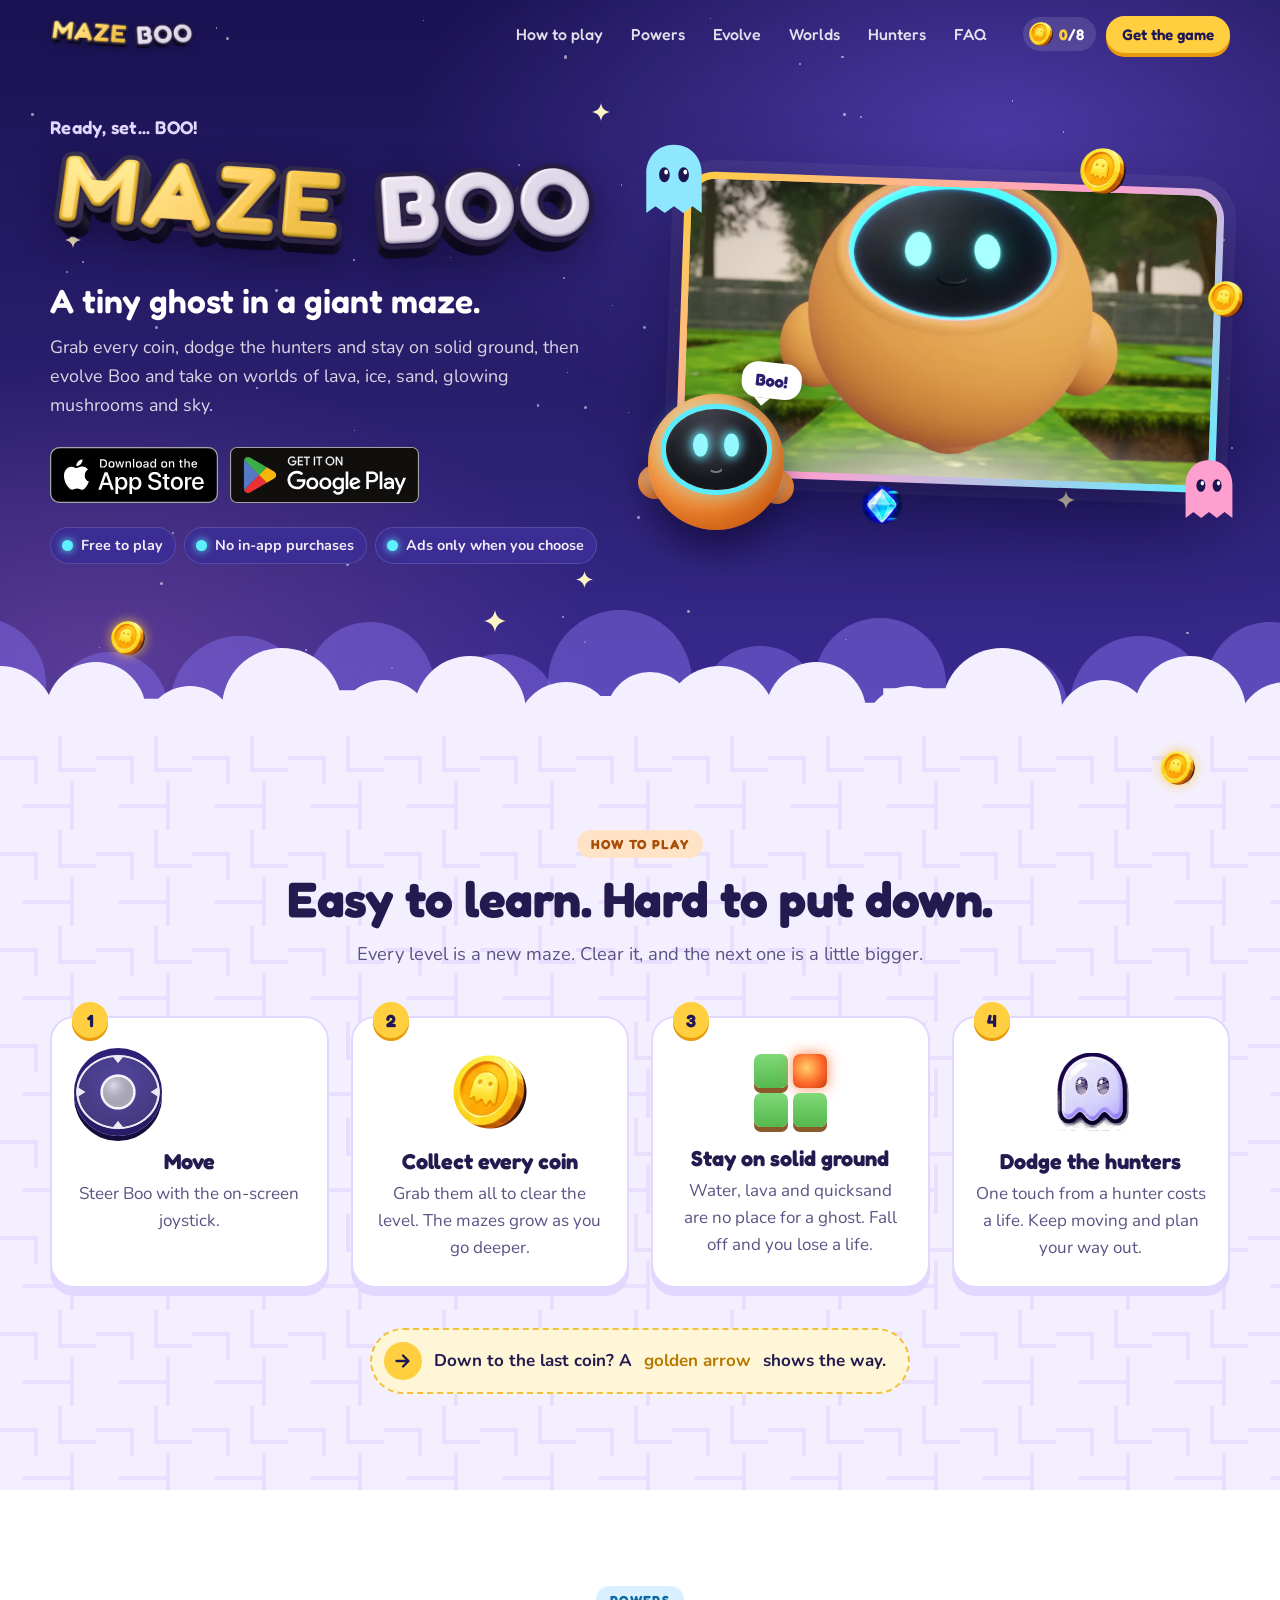
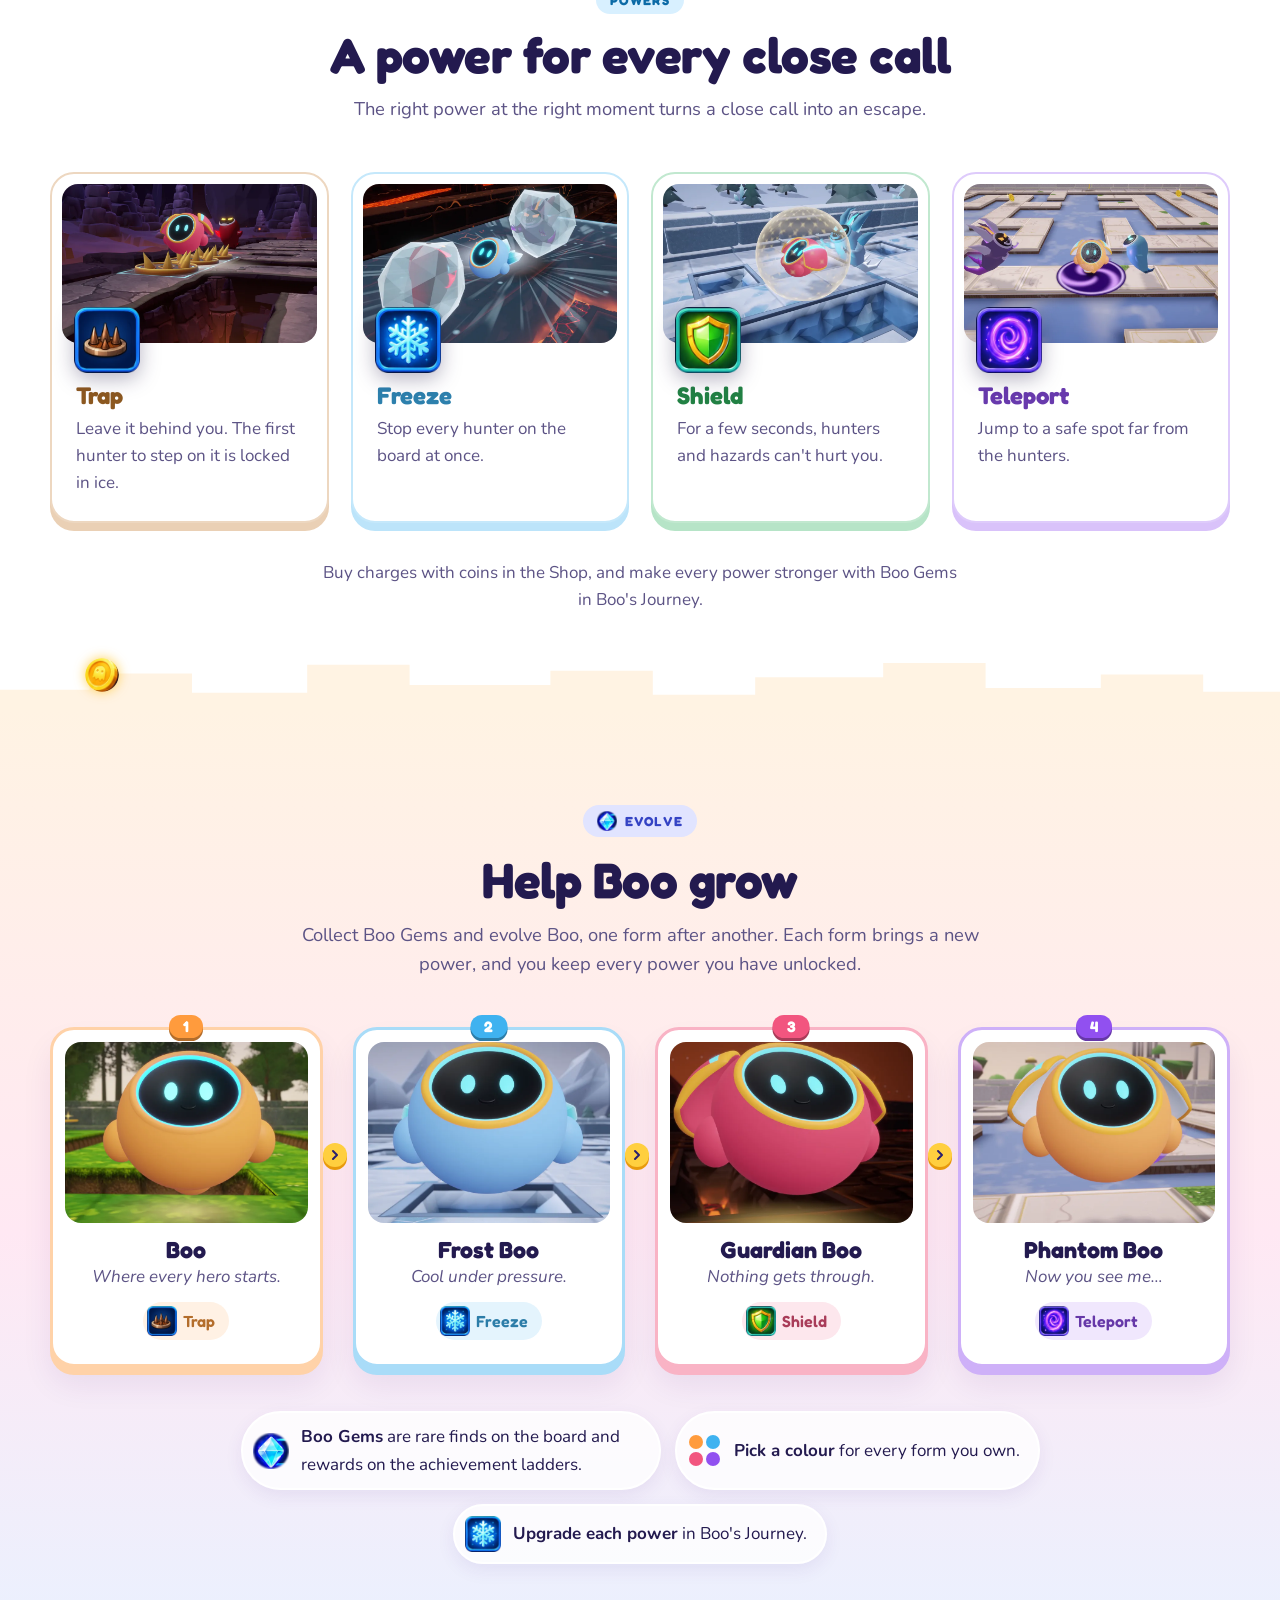
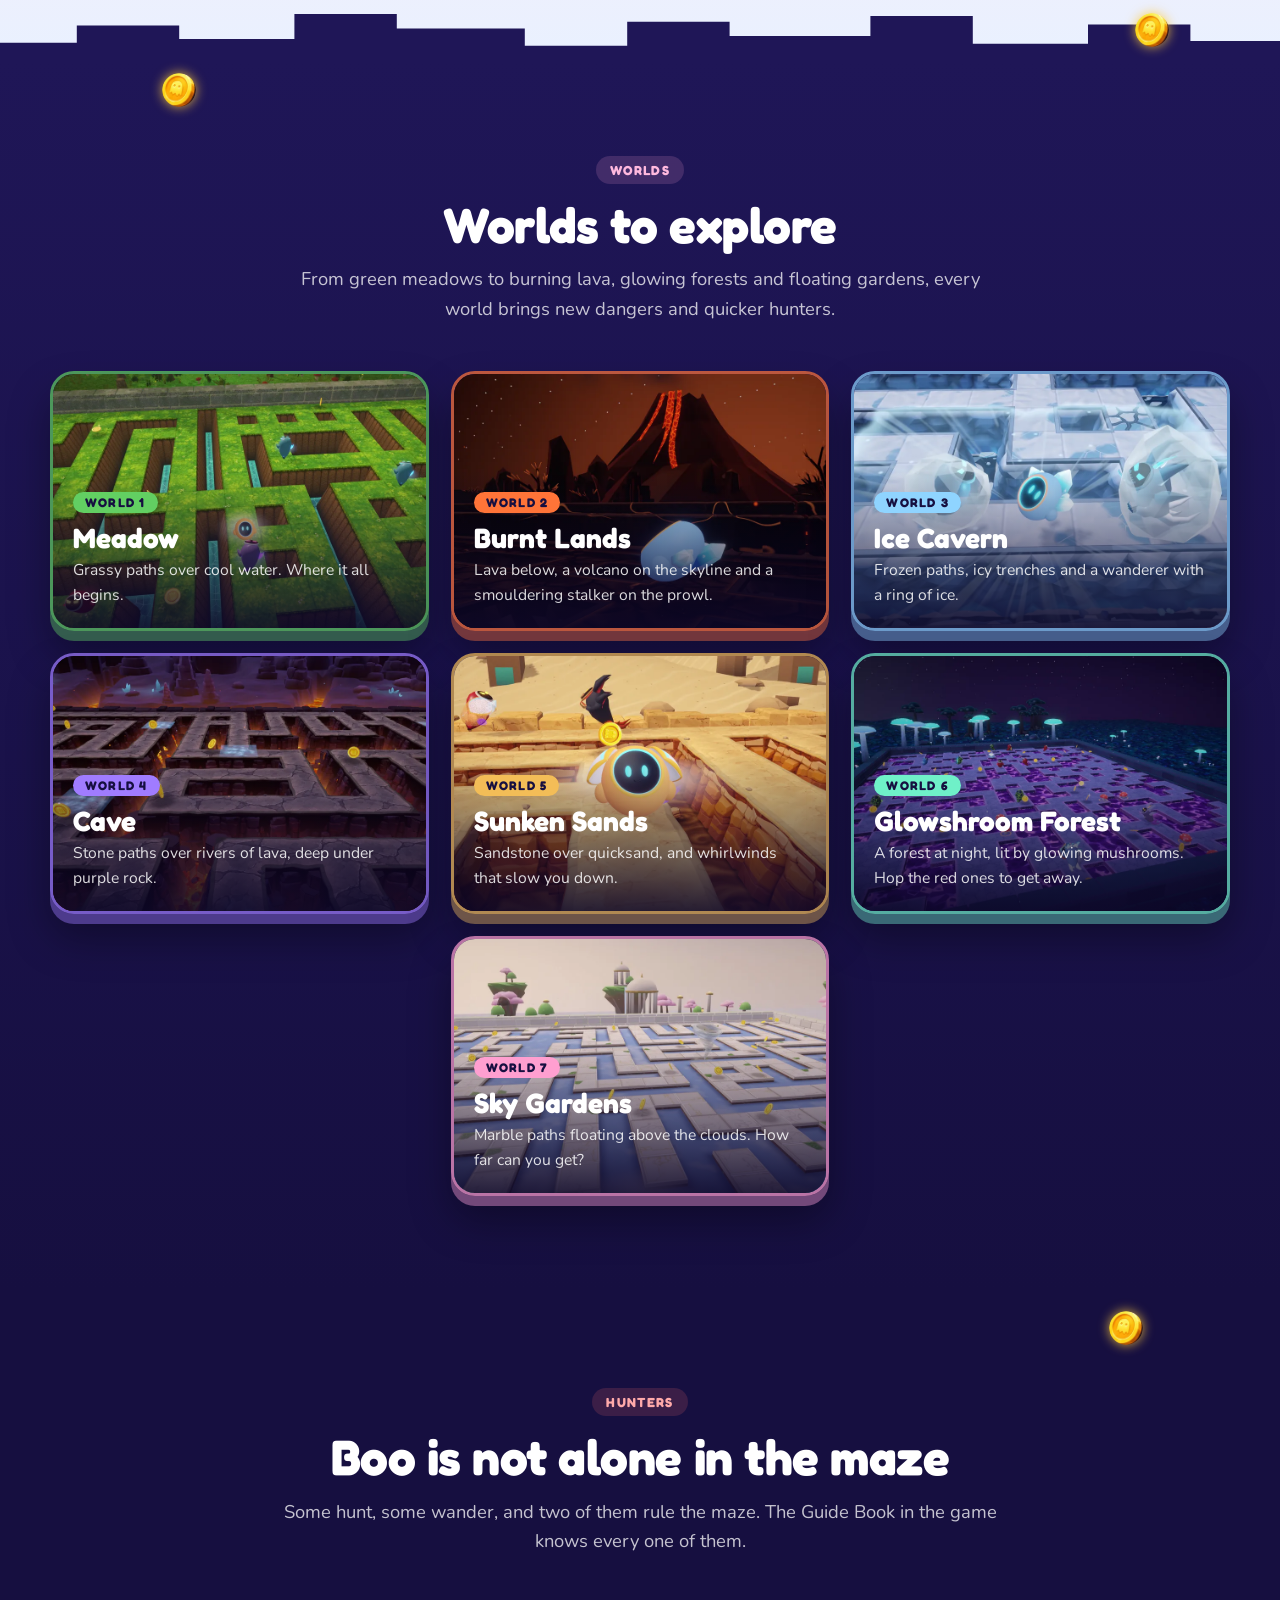
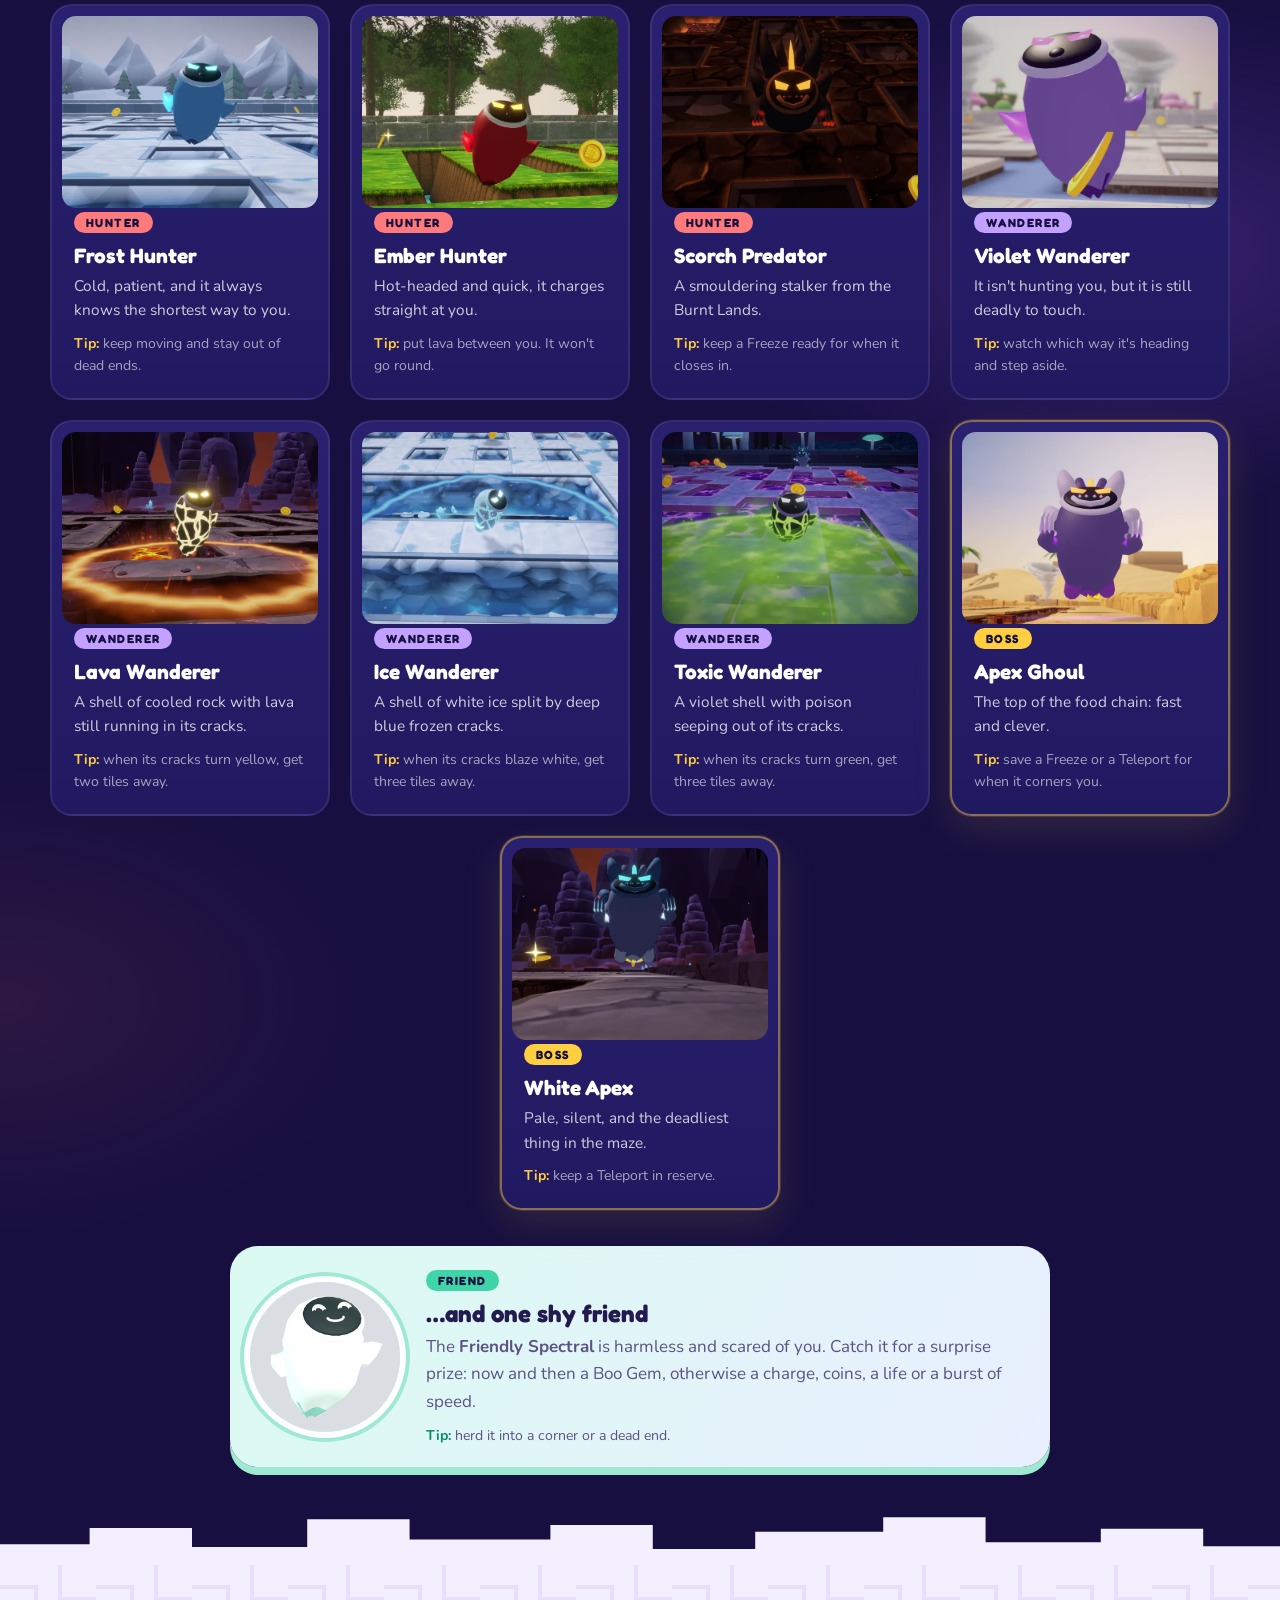
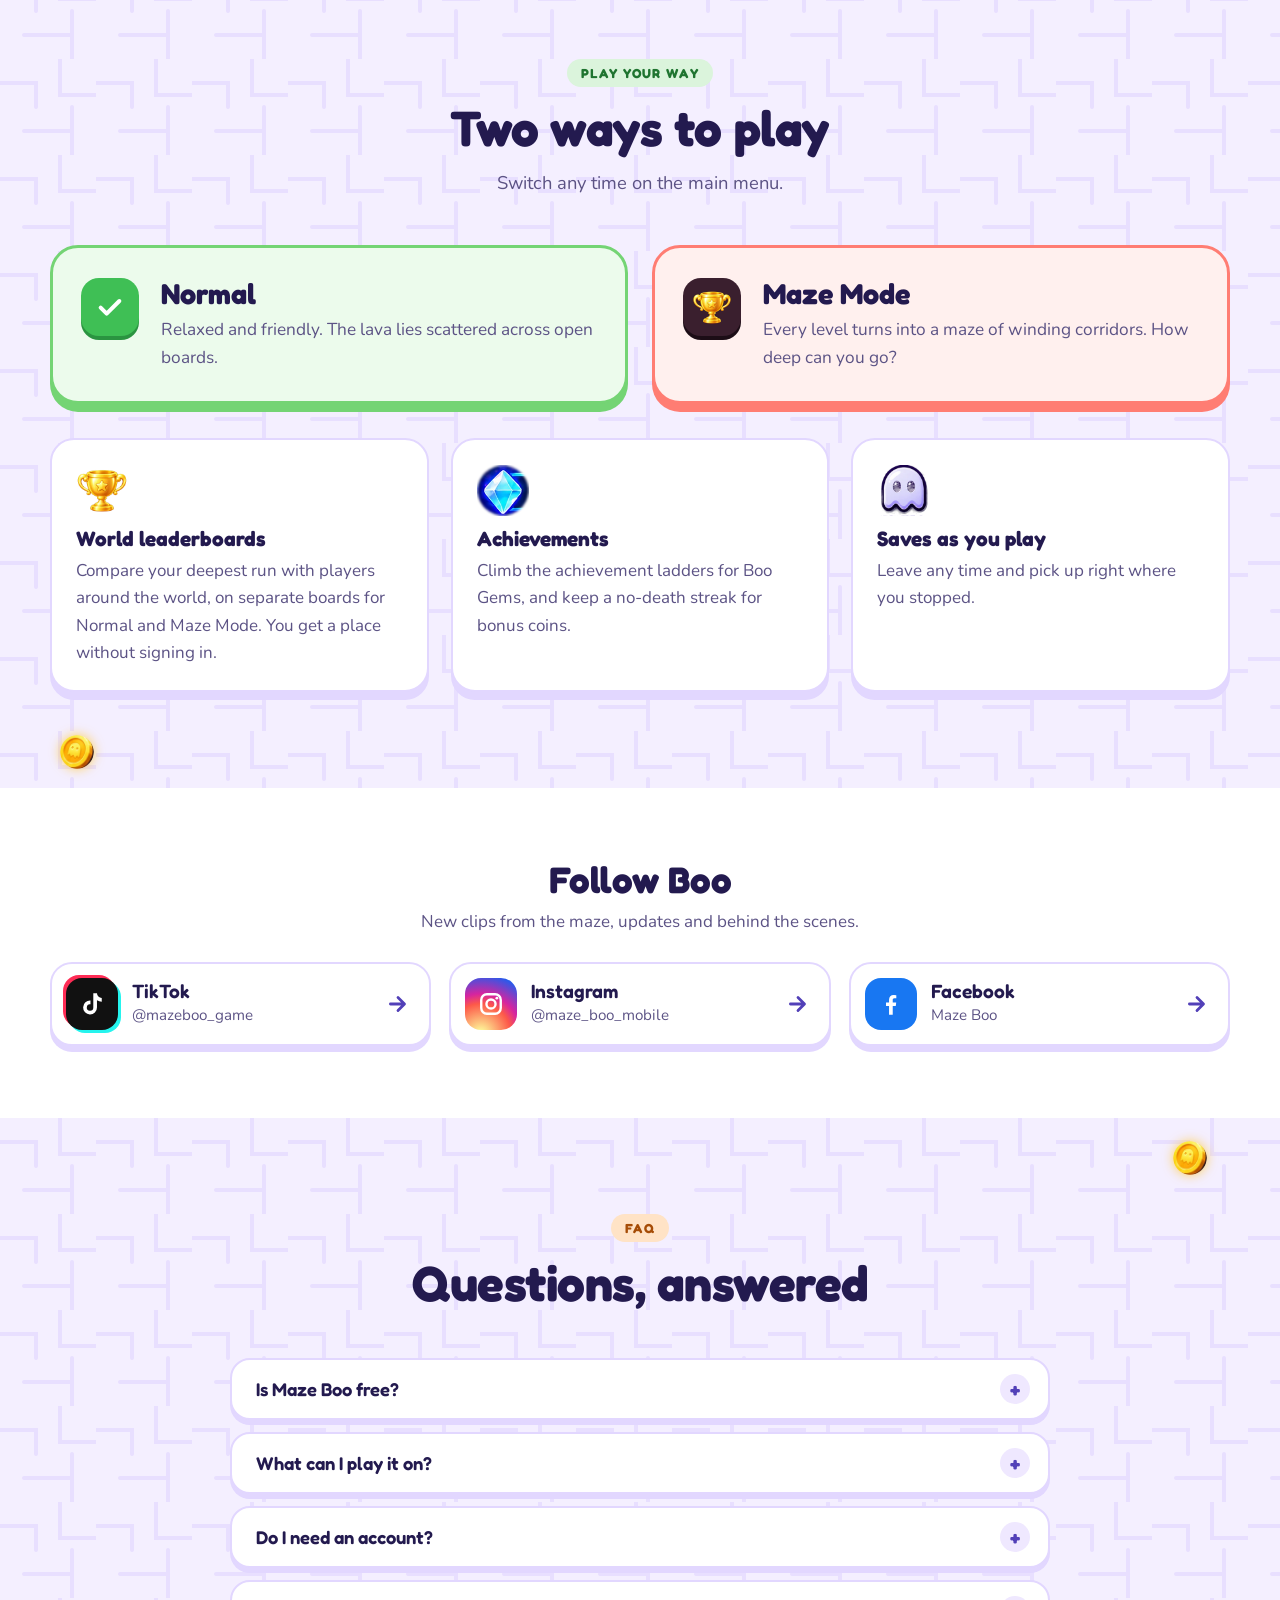
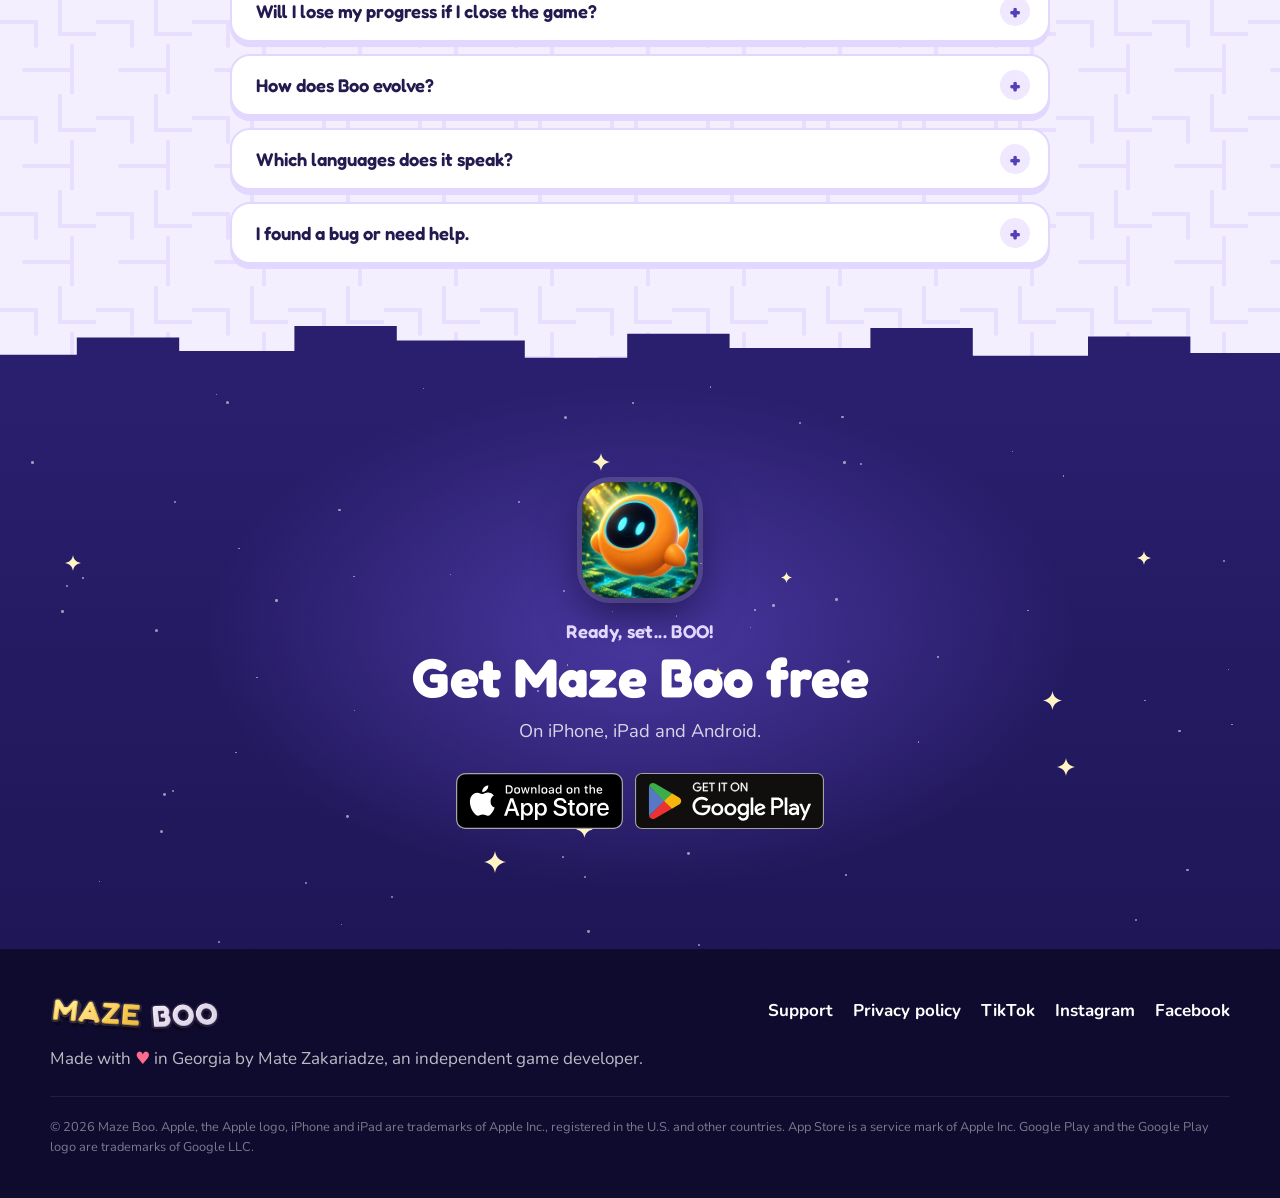
<file: index.html>
<!doctype html>
<html lang="en">
<head>
  <meta charset="utf-8">
  <meta name="viewport" content="width=device-width, initial-scale=1, viewport-fit=cover">
  <title>Maze Boo — a tiny ghost in a giant maze</title>
  <meta name="description" content="Maze Boo is a free, cute top-down maze game for iPhone, iPad and Android. Grab every coin, dodge the hunters, stay on solid ground and evolve Boo through worlds of lava, ice, sand, glowing mushrooms and sky.">
  <link rel="canonical" href="https://matvenko.github.io/">
  <meta name="theme-color" content="#1f1657">
  <meta name="apple-itunes-app" content="app-id=6819451632">

  <meta property="og:type" content="website">
  <meta property="og:site_name" content="Maze Boo">
  <meta property="og:title" content="Maze Boo — a tiny ghost in a giant maze">
  <meta property="og:description" content="Grab every coin, dodge the hunters and evolve Boo. Free on iPhone, iPad and Android.">
  <meta property="og:url" content="https://matvenko.github.io/">
  <meta property="og:image" content="https://matvenko.github.io/assets/img/og.jpg">
  <meta property="og:image:width" content="1200">
  <meta property="og:image:height" content="630">
  <meta property="og:image:alt" content="Maze Boo: Boo, an orange little ghost, on a maze of lava and stone">
  <meta name="twitter:card" content="summary_large_image">

  <link rel="icon" type="image/png" sizes="32x32" href="assets/img/favicon-32.png">
  <link rel="icon" type="image/png" sizes="192x192" href="assets/img/favicon-192.png">
  <link rel="apple-touch-icon" href="assets/img/apple-touch-icon.png">

  <link rel="preconnect" href="https://fonts.googleapis.com">
  <link rel="preconnect" href="https://fonts.gstatic.com" crossorigin>
  <link rel="stylesheet" href="https://fonts.googleapis.com/css2?family=Fredoka:wght@500;600;700&family=Nunito:wght@400;600;700;800&display=swap">
  <link rel="preload" as="image" href="assets/img/logo.webp" type="image/webp">
  <link rel="stylesheet" href="assets/css/site.css">

  <script type="application/ld+json">
  {
    "@context": "https://schema.org",
    "@type": "VideoGame",
    "name": "Maze Boo",
    "url": "https://matvenko.github.io/",
    "image": "https://matvenko.github.io/assets/img/og.jpg",
    "description": "A cute top-down maze game. Guide Boo, a little spirit, across a new maze every level: collect every coin, stay on solid ground and keep away from the hunters.",
    "genre": ["Arcade", "Maze", "Casual"],
    "gamePlatform": ["Android", "iOS", "Web browser"],
    "applicationCategory": "Game",
    "inLanguage": "en",
    "author": { "@type": "Person", "name": "Mate Zakariadze" },
    "offers": { "@type": "Offer", "price": "0", "priceCurrency": "USD" },
    "sameAs": [
      "https://play.google.com/store/apps/details?id=com.mate_zakariadze.mazeboo",
      "https://apps.apple.com/app/id6819451632",
      "https://www.tiktok.com/@mazeboo_game",
      "https://www.instagram.com/maze_boo_mobile/",
      "https://www.facebook.com/profile.php?id=61595113745411"
    ]
  }
  </script>
</head>
<body>
  <a class="skip" href="#main">Skip to content</a>

  <svg width="0" height="0" class="defs" aria-hidden="true" focusable="false">
    <defs>
      <symbol id="sparkle" viewBox="0 0 24 24"><path d="M12 0c.9 6.4 4.6 10.6 12 12-7.4 1.4-11.1 5.6-12 12-.9-6.4-4.6-10.6-12-12C7.4 10.6 11.1 6.4 12 0z"/></symbol>
      <symbol id="ghost" viewBox="0 0 60 70"><path d="M30 2C14.5 2 4 13.6 4 29v37l8.7-6.5 8.6 6.5 8.7-6.5 8.7 6.5 8.6-6.5L56 66V29C56 13.6 45.5 2 30 2z"/><ellipse cx="21" cy="30" rx="5" ry="7" fill="#1d1450"/><ellipse cx="39" cy="30" rx="5" ry="7" fill="#1d1450"/><ellipse cx="22.6" cy="27.5" rx="1.8" ry="2.4" fill="#fff"/><ellipse cx="40.6" cy="27.5" rx="1.8" ry="2.4" fill="#fff"/></symbol>
      <symbol id="arrow" viewBox="0 0 24 24"><path d="M5 12h12m-5-6 6 6-6 6" fill="none" stroke="currentColor" stroke-width="2.6" stroke-linecap="round" stroke-linejoin="round"/></symbol>
      <symbol id="tiktok" viewBox="0 0 24 24"><path d="M16.6 2h-3.4v13.2a3 3 0 1 1-2.6-3V8.8a6.4 6.4 0 1 0 6 6.4V8.6a8 8 0 0 0 4.4 1.3V6.5a4.5 4.5 0 0 1-4.4-4.5z"/></symbol>
      <symbol id="instagram" viewBox="0 0 24 24"><rect x="3" y="3" width="18" height="18" rx="5.2" fill="none" stroke="currentColor" stroke-width="2.2"/><circle cx="12" cy="12" r="4.2" fill="none" stroke="currentColor" stroke-width="2.2"/><circle cx="17.4" cy="6.6" r="1.3"/></symbol>
      <symbol id="facebook" viewBox="0 0 24 24"><path d="M13.6 22v-8.2h2.8l.4-3.3h-3.2V8.4c0-.9.3-1.6 1.6-1.6h1.7V3.9a23 23 0 0 0-2.5-.1c-2.5 0-4.2 1.5-4.2 4.3v2.4H7.4v3.3h2.8V22z"/></symbol>
      <symbol id="check" viewBox="0 0 24 24"><path d="m5 12.5 4.5 4.5L19 7.5" fill="none" stroke="currentColor" stroke-width="3" stroke-linecap="round" stroke-linejoin="round"/></symbol>
    </defs>
  </svg>

  <header class="topbar" data-topbar>
    <div class="wrap topbar-in">
      <a class="brand" href="#top" aria-label="Maze Boo, back to the top">
        <img src="assets/img/logo.webp" alt="" width="1200" height="250">
      </a>
      <nav class="nav" id="nav" aria-label="Sections">
        <a href="#how">How to play</a>
        <a href="#powers">Powers</a>
        <a href="#evolve">Evolve</a>
        <a href="#worlds">Worlds</a>
        <a href="#hunters">Hunters</a>
        <a href="#faq">FAQ</a>
      </nav>
      <div class="topbar-end">
        <button class="coin-count" type="button" data-coin-count aria-label="Coins found on this page" hidden>
          <img src="assets/img/icons/coin.webp" alt="" width="74" height="74">
          <span><b data-coin-found>0</b>/<span data-coin-total>0</span></span>
        </button>
        <a class="btn btn-sun btn-small" href="#download" data-store-smart>Get the game</a>
        <button class="menu-btn" type="button" aria-controls="nav" aria-expanded="false" data-menu>
          <span class="sr">Menu</span><span class="menu-bars" aria-hidden="true"></span>
        </button>
      </div>
    </div>
  </header>

  <main id="main">
    <!-- Hero -->
    <section class="hero" id="top">
      <div class="sky" aria-hidden="true" data-sky></div>
      <div class="wrap hero-grid">
        <div class="hero-copy">
          <p class="kicker">Ready, set... BOO!</p>
          <h1 class="hero-logo"><img src="assets/img/logo.webp" alt="Maze Boo" width="1200" height="250"></h1>
          <p class="tagline">A tiny ghost in a giant maze.</p>
          <p class="lede">Grab every coin, dodge the hunters and stay on solid ground, then evolve Boo and take on worlds of lava, ice, sand, glowing mushrooms and sky.</p>
          <div class="stores" data-stores>
            <a class="badge badge-apple" href="https://apps.apple.com/app/id6819451632" data-store="apple" rel="noopener">
              <img src="assets/img/badges/app-store.svg" alt="Download on the App Store" width="120" height="40">
            </a>
            <a class="badge badge-play" href="https://play.google.com/store/apps/details?id=com.mate_zakariadze.mazeboo" data-store="play" rel="noopener">
              <img src="assets/img/badges/google-play.svg" alt="Get it on Google Play" width="180" height="53">
            </a>
          </div>
          <ul class="facts" aria-label="At a glance">
            <li>Free to play</li>
            <li>No in-app purchases</li>
            <li>Ads only when you choose</li>
          </ul>
        </div>

        <div class="hero-stage">
          <svg class="float ghost ghost-cyan" aria-hidden="true"><use href="#ghost"/></svg>
          <svg class="float ghost ghost-pink" aria-hidden="true"><use href="#ghost"/></svg>
          <img class="float float-coin c1" src="assets/img/icons/coin.webp" alt="" width="74" height="74">
          <img class="float float-coin c2" src="assets/img/icons/coin.webp" alt="" width="74" height="74">
          <img class="float float-gem" src="assets/img/icons/gem.webp" alt="" width="90" height="88">
          <div class="screen">
            <video class="screen-video" autoplay muted loop playsinline preload="metadata" poster="assets/video/hero-poster.webp" aria-label="Maze Boo gameplay: Boo freezes hunters, raises a shield, teleports and runs through the worlds" data-hero-video>
              <source src="assets/video/hero-loop.mp4" type="video/mp4">
            </video>
          </div>
          <button class="boo" type="button" aria-label="Poke Boo" data-boo>
            <span class="boo-arm boo-arm-l"></span>
            <span class="boo-arm boo-arm-r"></span>
            <span class="boo-body">
              <span class="boo-visor">
                <span class="boo-eyes" data-boo-eyes><span class="boo-eye"></span><span class="boo-eye"></span></span>
                <span class="boo-smile"></span>
              </span>
            </span>
            <span class="boo-bubble" data-boo-bubble aria-live="polite">Boo!</span>
          </button>
        </div>
      </div>
      <button class="coin-hidden" type="button" style="--x: 10%; --y: calc(100% - 96px)" aria-label="Collect a hidden coin" data-coin></button>
    </section>

    <!-- How to play -->
    <section class="section section-day" id="how">
      <div class="edge edge-day" aria-hidden="true"></div>
      <div class="wrap">
        <header class="section-head">
          <p class="pill pill-boo">How to play</p>
          <h2>Easy to learn. Hard to put down.</h2>
          <p>Every level is a new maze. Clear it, and the next one is a little bigger.</p>
        </header>
        <ol class="steps">
          <li class="step">
            <span class="step-num">1</span>
            <span class="step-art joystick" aria-hidden="true">
              <img src="assets/img/icons/joystick-base.webp" alt="" width="160" height="160">
              <img class="knob" src="assets/img/icons/joystick-knob.webp" alt="" width="160" height="160">
            </span>
            <h3>Move</h3>
            <p>Steer Boo with the on-screen joystick.</p>
          </li>
          <li class="step">
            <span class="step-num">2</span>
            <span class="step-art" aria-hidden="true"><img class="spin" src="assets/img/icons/coin.webp" alt="" width="74" height="74"></span>
            <h3>Collect every coin</h3>
            <p>Grab them all to clear the level. The mazes grow as you go deeper.</p>
          </li>
          <li class="step">
            <span class="step-num">3</span>
            <span class="step-art tiles" aria-hidden="true"><span></span><span class="lava"></span><span></span><span></span></span>
            <h3>Stay on solid ground</h3>
            <p>Water, lava and quicksand are no place for a ghost. Fall off and you lose a life.</p>
          </li>
          <li class="step">
            <span class="step-num">4</span>
            <span class="step-art" aria-hidden="true"><img class="wobble" src="assets/img/icons/life.webp" alt="" width="160" height="156"></span>
            <h3>Dodge the hunters</h3>
            <p>One touch from a hunter costs a life. Keep moving and plan your way out.</p>
          </li>
        </ol>
        <p class="hint">
          <span class="hint-arrow" aria-hidden="true"><svg><use href="#arrow"/></svg></span>
          Down to the last coin? A <b>golden arrow</b> shows the way.
        </p>
      </div>
      <button class="coin-hidden" type="button" style="--x: 92%; --y: 34px" aria-label="Collect a hidden coin" data-coin></button>
    </section>

    <!-- Powers -->
    <section class="section section-white" id="powers">
      <div class="wrap">
        <header class="section-head">
          <p class="pill pill-frost">Powers</p>
          <h2>A power for every close call</h2>
          <p>The right power at the right moment turns a close call into an escape.</p>
        </header>
        <div class="powers">
          <article class="power" style="--c: var(--trap)">
            <div class="power-shot"><img src="assets/img/powers/trap.webp" alt="Guardian Boo runs past a row of golden spike traps in the Cave, a red hunter close behind" width="960" height="600" loading="lazy"></div>
            <img class="power-icon" src="assets/img/icons/trap.webp" alt="" width="160" height="160" loading="lazy">
            <h3>Trap</h3>
            <p>Leave it behind you. The first hunter to step on it is locked in ice.</p>
          </article>
          <article class="power" style="--c: var(--frost)">
            <div class="power-shot"><img src="assets/img/powers/freeze.webp" alt="Frost Boo between two hunters frozen in blocks of ice over the Burnt Lands' lava" width="960" height="600" loading="lazy"></div>
            <img class="power-icon" src="assets/img/icons/freeze.webp" alt="" width="160" height="160" loading="lazy">
            <h3>Freeze</h3>
            <p>Stop every hunter on the board at once.</p>
          </article>
          <article class="power" style="--c: var(--shield)">
            <div class="power-shot"><img src="assets/img/powers/shield.webp" alt="Guardian Boo inside a glowing golden shield bubble as two hunters close in on the Ice Cavern" width="960" height="600" loading="lazy"></div>
            <img class="power-icon" src="assets/img/icons/shield.webp" alt="" width="160" height="160" loading="lazy">
            <h3>Shield</h3>
            <p>For a few seconds, hunters and hazards can't hurt you.</p>
          </article>
          <article class="power" style="--c: var(--tele)">
            <div class="power-shot"><img src="assets/img/powers/teleport.webp" alt="Phantom Boo on a purple teleport swirl in the Sky Gardens, hunters on both sides" width="960" height="600" loading="lazy"></div>
            <img class="power-icon" src="assets/img/icons/teleport.webp" alt="" width="160" height="160" loading="lazy">
            <h3>Teleport</h3>
            <p>Jump to a safe spot far from the hunters.</p>
          </article>
        </div>
        <p class="swipe" aria-hidden="true">Swipe <svg><use href="#arrow"/></svg></p>
        <p class="note">Buy charges with coins in the Shop, and make every power stronger with Boo Gems in Boo's Journey.</p>
      </div>
      <button class="coin-hidden" type="button" style="--x: 8%; --y: calc(100% - 34px)" aria-label="Collect a hidden coin" data-coin></button>
    </section>

    <!-- Evolve -->
    <section class="section section-evolve" id="evolve">
      <div class="edge edge-evolve" aria-hidden="true"></div>
      <div class="wrap">
        <header class="section-head">
          <p class="pill pill-gem"><img src="assets/img/icons/gem.webp" alt="" width="90" height="88"> Evolve</p>
          <h2>Help Boo grow</h2>
          <p>Collect Boo Gems and evolve Boo, one form after another. Each form brings a new power, and you keep every power you have unlocked.</p>
        </header>
        <ol class="path">
          <li class="form" style="--c: var(--boo)">
            <span class="form-step">1</span>
            <div class="form-shot"><img src="assets/img/forms/boo.webp" alt="Boo, round and orange with a black visor and glowing cyan eyes, in the Meadow" width="800" height="600" loading="lazy"></div>
            <h3>Boo</h3>
            <p class="form-line">Where every hero starts.</p>
            <p class="form-power"><img src="assets/img/icons/trap.webp" alt="" width="160" height="160" loading="lazy"> Trap</p>
          </li>
          <li class="form" style="--c: var(--frost)">
            <span class="form-step">2</span>
            <div class="form-shot"><img src="assets/img/forms/frost-boo.webp" alt="Frost Boo, pale blue with ice crystals and a golden rim, in the Ice Cavern" width="800" height="600" loading="lazy"></div>
            <h3>Frost Boo</h3>
            <p class="form-line">Cool under pressure.</p>
            <p class="form-power"><img src="assets/img/icons/freeze.webp" alt="" width="160" height="160" loading="lazy"> Freeze</p>
          </li>
          <li class="form" style="--c: var(--guard)">
            <span class="form-step">3</span>
            <div class="form-shot"><img src="assets/img/forms/guardian-boo.webp" alt="Guardian Boo, pink with golden guards, in the Burnt Lands" width="800" height="600" loading="lazy"></div>
            <h3>Guardian Boo</h3>
            <p class="form-line">Nothing gets through.</p>
            <p class="form-power"><img src="assets/img/icons/shield.webp" alt="" width="160" height="160" loading="lazy"> Shield</p>
          </li>
          <li class="form" style="--c: var(--tele)">
            <span class="form-step">4</span>
            <div class="form-shot"><img src="assets/img/forms/phantom-boo.webp" alt="Phantom Boo, with white and gold wings, in the Sky Gardens" width="800" height="600" loading="lazy"></div>
            <h3>Phantom Boo</h3>
            <p class="form-line">Now you see me…</p>
            <p class="form-power"><img src="assets/img/icons/teleport.webp" alt="" width="160" height="160" loading="lazy"> Teleport</p>
          </li>
        </ol>
        <p class="swipe" aria-hidden="true">Swipe <svg><use href="#arrow"/></svg></p>
        <ul class="perks">
          <li><img src="assets/img/icons/gem.webp" alt="" width="90" height="88" loading="lazy"><span><b>Boo Gems</b> are rare finds on the board and rewards on the achievement ladders.</span></li>
          <li><span class="perk-dots" aria-hidden="true"><i></i><i></i><i></i><i></i></span><span><b>Pick a colour</b> for every form you own.</span></li>
          <li><img src="assets/img/icons/freeze.webp" alt="" width="160" height="160" loading="lazy"><span><b>Upgrade each power</b> in Boo's Journey.</span></li>
        </ul>
      </div>
      <button class="coin-hidden" type="button" style="--x: 90%; --y: calc(100% - 30px)" aria-label="Collect a hidden coin" data-coin></button>
    </section>

    <!-- Worlds -->
    <section class="section section-night" id="worlds">
      <div class="edge edge-night" aria-hidden="true"></div>
      <div class="wrap">
        <header class="section-head on-dark">
          <p class="pill pill-sky">Worlds</p>
          <h2>Worlds to explore</h2>
          <p>From green meadows to burning lava, glowing forests and floating gardens, every world brings new dangers and quicker hunters.</p>
        </header>
        <div class="worlds">
          <article class="world" style="--c: var(--meadow)">
            <img src="assets/img/worlds/meadow.webp" alt="A grassy maze in the Meadow, with water channels and hunters" width="960" height="600" loading="lazy">
            <div class="world-text"><span class="world-tag">World 1</span><h3>Meadow</h3><p>Grassy paths over cool water. Where it all begins.</p></div>
          </article>
          <article class="world" style="--c: var(--burnt)">
            <img src="assets/img/worlds/burnt-lands.webp" alt="Frost Boo racing along a dark path, a volcano glowing on the skyline of the Burnt Lands" width="960" height="600" loading="lazy">
            <div class="world-text"><span class="world-tag">World 2</span><h3>Burnt Lands</h3><p>Lava below, a volcano on the skyline and a smouldering stalker on the prowl.</p></div>
          </article>
          <article class="world" style="--c: var(--ice)">
            <img src="assets/img/worlds/ice-cavern.webp" alt="Frost Boo between frozen hunters in the Ice Cavern's white maze" width="960" height="600" loading="lazy">
            <div class="world-text"><span class="world-tag">World 3</span><h3>Ice Cavern</h3><p>Frozen paths, icy trenches and a wanderer with a ring of ice.</p></div>
          </article>
          <article class="world" style="--c: var(--cave)">
            <img src="assets/img/worlds/cave.webp" alt="A stone maze over rivers of lava under the purple Cave" width="960" height="600" loading="lazy">
            <div class="world-text"><span class="world-tag">World 4</span><h3>Cave</h3><p>Stone paths over rivers of lava, deep under purple rock.</p></div>
          </article>
          <article class="world" style="--c: var(--sands)">
            <img src="assets/img/worlds/sunken-sands.webp" alt="Phantom Boo on sandstone paths in the Sunken Sands, hunters behind" width="960" height="600" loading="lazy">
            <div class="world-text"><span class="world-tag">World 5</span><h3>Sunken Sands</h3><p>Sandstone over quicksand, and whirlwinds that slow you down.</p></div>
          </article>
          <article class="world" style="--c: var(--forest)">
            <img src="assets/img/worlds/glowshroom-forest.webp" alt="The Glowshroom Forest at night: a stone maze over a glowing violet pool, red bounce mushrooms on its paths, giant teal mushrooms and twisted trees beyond" width="960" height="600" loading="lazy">
            <div class="world-text"><span class="world-tag">World 6</span><h3>Glowshroom Forest</h3><p>A forest at night, lit by glowing mushrooms. Hop the red ones to get away.</p></div>
          </article>
          <article class="world" style="--c: var(--sky)">
            <img src="assets/img/worlds/sky-gardens.webp" alt="A white marble maze over the clouds in the Sky Gardens, pink trees and floating islands beyond" width="960" height="600" loading="lazy">
            <div class="world-text"><span class="world-tag">World 7</span><h3>Sky Gardens</h3><p>Marble paths floating above the clouds. How far can you get?</p></div>
          </article>
        </div>
        <p class="swipe" aria-hidden="true">Swipe <svg><use href="#arrow"/></svg></p>
      </div>
      <button class="coin-hidden" type="button" style="--x: 14%; --y: 30px" aria-label="Collect a hidden coin" data-coin></button>
    </section>

    <!-- Hunters -->
    <section class="section section-spooky" id="hunters">
      <div class="wrap">
        <header class="section-head on-dark">
          <p class="pill pill-hunter">Hunters</p>
          <h2>Boo is not alone in the maze</h2>
          <p>Some hunt, some wander, and two of them rule the maze. The Guide Book in the game knows every one of them.</p>
        </header>
        <div class="hunters">
          <article class="hunter" data-role="hunter">
            <img src="assets/img/hunters/frost-hunter.webp" alt="The Frost Hunter, a blue ghost with glowing eyes, on the Ice Cavern" width="640" height="480" loading="lazy">
            <span class="role">Hunter</span>
            <h3>Frost Hunter</h3>
            <p>Cold, patient, and it always knows the shortest way to you.</p>
            <p class="tip"><b>Tip:</b> keep moving and stay out of dead ends.</p>
          </article>
          <article class="hunter" data-role="hunter">
            <img src="assets/img/hunters/ember-hunter.webp" alt="The Ember Hunter, a red ghost with yellow eyes, in the Meadow" width="640" height="480" loading="lazy">
            <span class="role">Hunter</span>
            <h3>Ember Hunter</h3>
            <p>Hot-headed and quick, it charges straight at you.</p>
            <p class="tip"><b>Tip:</b> put lava between you. It won't go round.</p>
          </article>
          <article class="hunter" data-role="hunter">
            <img src="assets/img/hunters/scorch-predator.webp" alt="The Scorch Predator, dark with a grinning orange face and horns, in the Burnt Lands" width="640" height="480" loading="lazy">
            <span class="role">Hunter</span>
            <h3>Scorch Predator</h3>
            <p>A smouldering stalker from the Burnt Lands.</p>
            <p class="tip"><b>Tip:</b> keep a Freeze ready for when it closes in.</p>
          </article>
          <article class="hunter" data-role="wanderer">
            <img src="assets/img/hunters/violet-wanderer.webp" alt="The Violet Wanderer, a purple ghost with pink eyes, in the Sky Gardens" width="640" height="480" loading="lazy">
            <span class="role">Wanderer</span>
            <h3>Violet Wanderer</h3>
            <p>It isn't hunting you, but it is still deadly to touch.</p>
            <p class="tip"><b>Tip:</b> watch which way it's heading and step aside.</p>
          </article>
          <article class="hunter" data-role="wanderer">
            <img src="assets/img/hunters/lava-wanderer.webp" alt="The Lava Wanderer, a rock shell with glowing cracks, inside its ring of fire in the Cave" width="640" height="480" loading="lazy">
            <span class="role">Wanderer</span>
            <h3>Lava Wanderer</h3>
            <p>A shell of cooled rock with lava still running in its cracks.</p>
            <p class="tip"><b>Tip:</b> when its cracks turn yellow, get two tiles away.</p>
          </article>
          <article class="hunter" data-role="wanderer">
            <img src="assets/img/hunters/ice-wanderer.webp" alt="The Ice Wanderer inside its blue ring of ice in the Ice Cavern" width="640" height="480" loading="lazy">
            <span class="role">Wanderer</span>
            <h3>Ice Wanderer</h3>
            <p>A shell of white ice split by deep blue frozen cracks.</p>
            <p class="tip"><b>Tip:</b> when its cracks blaze white, get three tiles away.</p>
          </article>
          <article class="hunter" data-role="wanderer">
            <img src="assets/img/hunters/toxic-wanderer.webp" alt="The Toxic Wanderer, a dark shell with poison-green cracks, inside its cloud of gas in the Glowshroom Forest" width="640" height="480" loading="lazy">
            <span class="role">Wanderer</span>
            <h3>Toxic Wanderer</h3>
            <p>A violet shell with poison seeping out of its cracks.</p>
            <p class="tip"><b>Tip:</b> when its cracks turn green, get three tiles away.</p>
          </article>
          <article class="hunter" data-role="boss">
            <img src="assets/img/hunters/apex-ghoul.webp" alt="The Apex Ghoul, a big purple boss with claws and a golden grin, in the Sunken Sands" width="640" height="480" loading="lazy">
            <span class="role">Boss</span>
            <h3>Apex Ghoul</h3>
            <p>The top of the food chain: fast and clever.</p>
            <p class="tip"><b>Tip:</b> save a Freeze or a Teleport for when it corners you.</p>
          </article>
          <article class="hunter" data-role="boss">
            <img src="assets/img/hunters/white-apex.webp" alt="The White Apex, a pale boss with icy claws, in the dark Cave" width="640" height="480" loading="lazy">
            <span class="role">Boss</span>
            <h3>White Apex</h3>
            <p>Pale, silent, and the deadliest thing in the maze.</p>
            <p class="tip"><b>Tip:</b> keep a Teleport in reserve.</p>
          </article>
        </div>
        <p class="swipe" aria-hidden="true">Swipe <svg><use href="#arrow"/></svg></p>

        <article class="friend">
          <img src="assets/img/hunters/friendly-spectral.webp" alt="The Friendly Spectral, a white ghost with a happy smile" width="480" height="480" loading="lazy">
          <div>
            <span class="role role-friend">Friend</span>
            <h3>…and one shy friend</h3>
            <p>The <b>Friendly Spectral</b> is harmless and scared of you. Catch it for a surprise prize: now and then a Boo Gem, otherwise a charge, coins, a life or a burst of speed.</p>
            <p class="tip"><b>Tip:</b> herd it into a corner or a dead end.</p>
          </div>
        </article>
      </div>
      <button class="coin-hidden" type="button" style="--x: 88%; --y: 36px" aria-label="Collect a hidden coin" data-coin></button>
    </section>

    <!-- Modes -->
    <section class="section section-day" id="modes">
      <div class="edge edge-day" aria-hidden="true"></div>
      <div class="wrap">
        <header class="section-head">
          <p class="pill pill-meadow">Play your way</p>
          <h2>Two ways to play</h2>
          <p>Switch any time on the main menu.</p>
        </header>
        <div class="modes">
          <article class="mode mode-normal">
            <span class="mode-badge" aria-hidden="true"><svg><use href="#check"/></svg></span>
            <h3>Normal</h3>
            <p>Relaxed and friendly. The lava lies scattered across open boards.</p>
          </article>
          <article class="mode mode-maze">
            <span class="mode-badge" aria-hidden="true"><img src="assets/img/icons/cup.webp" alt="" width="160" height="160" loading="lazy"></span>
            <h3>Maze Mode</h3>
            <p>Every level turns into a maze of winding corridors. How deep can you go?</p>
          </article>
        </div>
        <ul class="extras">
          <li>
            <img src="assets/img/icons/cup.webp" alt="" width="160" height="160" loading="lazy">
            <h3>World leaderboards</h3>
            <p>Compare your deepest run with players around the world, on separate boards for Normal and Maze Mode. You get a place without signing in.</p>
          </li>
          <li>
            <img src="assets/img/icons/gem.webp" alt="" width="90" height="88" loading="lazy">
            <h3>Achievements</h3>
            <p>Climb the achievement ladders for Boo Gems, and keep a no-death streak for bonus coins.</p>
          </li>
          <li>
            <img src="assets/img/icons/life.webp" alt="" width="160" height="156" loading="lazy">
            <h3>Saves as you play</h3>
            <p>Leave any time and pick up right where you stopped.</p>
          </li>
        </ul>
      </div>
      <button class="coin-hidden" type="button" style="--x: 6%; --y: calc(100% - 36px)" aria-label="Collect a hidden coin" data-coin></button>
    </section>

    <!-- Social -->
    <section class="section section-white section-tight">
      <div class="wrap">
        <div class="follow">
          <h2 class="follow-title">Follow Boo</h2>
          <p class="follow-sub">New clips from the maze, updates and behind the scenes.</p>
          <div class="socials">
            <a class="social social-tiktok" href="https://www.tiktok.com/@mazeboo_game" rel="noopener">
              <span class="social-icon" aria-hidden="true"><svg><use href="#tiktok"/></svg></span>
              <span><b>TikTok</b><span>@mazeboo_game</span></span>
              <svg class="social-arrow" aria-hidden="true"><use href="#arrow"/></svg>
            </a>
            <a class="social social-instagram" href="https://www.instagram.com/maze_boo_mobile/" rel="noopener">
              <span class="social-icon" aria-hidden="true"><svg><use href="#instagram"/></svg></span>
              <span><b>Instagram</b><span>@maze_boo_mobile</span></span>
              <svg class="social-arrow" aria-hidden="true"><use href="#arrow"/></svg>
            </a>
            <a class="social social-facebook" href="https://www.facebook.com/profile.php?id=61595113745411" rel="noopener">
              <span class="social-icon" aria-hidden="true"><svg><use href="#facebook"/></svg></span>
              <span><b>Facebook</b><span>Maze Boo</span></span>
              <svg class="social-arrow" aria-hidden="true"><use href="#arrow"/></svg>
            </a>
          </div>
        </div>
      </div>
    </section>

    <!-- FAQ -->
    <section class="section section-day" id="faq">
      <div class="wrap wrap-narrow">
        <header class="section-head">
          <p class="pill pill-boo">FAQ</p>
          <h2>Questions, answered</h2>
        </header>
        <div class="faq">
          <details>
            <summary>Is Maze Boo free?</summary>
            <p>Yes. Maze Boo is free to download and play, and it has no in-app purchases. Ads are optional: a short video plays only when you choose one for a reward, such as an extra life.</p>
          </details>
          <details>
            <summary>What can I play it on?</summary>
            <p>On Android through <a href="https://play.google.com/store/apps/details?id=com.mate_zakariadze.mazeboo" data-store="play" rel="noopener">Google Play</a>, and on iPhone and iPad (iOS 15 or later) through the <a href="https://apps.apple.com/app/id6819451632" data-store="apple" rel="noopener">App Store</a>.</p>
          </details>
          <details>
            <summary>Do I need an account?</summary>
            <p>No. Open the game and play. You get a place on the world leaderboard straight away, under a name the game makes up for you. Sign in to Game Center or Google Play Games to show your own name and keep your place on a new device.</p>
          </details>
          <details>
            <summary>Will I lose my progress if I close the game?</summary>
            <p>No. Your run saves as you play, so you can leave any time and pick up where you stopped.</p>
          </details>
          <details>
            <summary>How does Boo evolve?</summary>
            <p>Collect Boo Gems and open Boo's Journey from the main menu. The forms come in a fixed order, Frost Boo, then Guardian Boo, then Phantom Boo, and each one adds a new power. You keep every power you have unlocked, whichever form you play.</p>
          </details>
          <details>
            <summary>Which languages does it speak?</summary>
            <p>Maze Boo is in English.</p>
          </details>
          <details>
            <summary>I found a bug or need help.</summary>
            <p>Please write through the <a href="https://sites.google.com/view/maze-boo-sup/home" rel="noopener">support page</a>. You can read how the game handles data in the <a href="https://sites.google.com/view/maze-boo-privacy-polic/home" rel="noopener">privacy policy</a>.</p>
          </details>
        </div>
      </div>
      <button class="coin-hidden" type="button" style="--x: 93%; --y: 40px" aria-label="Collect a hidden coin" data-coin></button>
    </section>

    <!-- Download -->
    <section class="cta" id="download">
      <div class="sky" aria-hidden="true" data-sky></div>
      <div class="edge edge-cta" aria-hidden="true"></div>
      <div class="wrap cta-in">
        <img class="cta-icon" src="assets/img/app-icon.webp" alt="" width="256" height="256" loading="lazy">
        <p class="kicker">Ready, set... BOO!</p>
        <h2>Get Maze Boo free</h2>
        <p>On iPhone, iPad and Android.</p>
        <div class="stores" data-stores>
          <a class="badge badge-apple" href="https://apps.apple.com/app/id6819451632" data-store="apple" rel="noopener">
            <img src="assets/img/badges/app-store.svg" alt="Download on the App Store" width="120" height="40" loading="lazy">
          </a>
          <a class="badge badge-play" href="https://play.google.com/store/apps/details?id=com.mate_zakariadze.mazeboo" data-store="play" rel="noopener">
            <img src="assets/img/badges/google-play.svg" alt="Get it on Google Play" width="180" height="53" loading="lazy">
          </a>
        </div>
      </div>
    </section>
  </main>

  <footer class="footer">
    <div class="wrap footer-in">
      <div class="footer-brand">
        <img src="assets/img/logo.webp" alt="Maze Boo" width="1200" height="250" loading="lazy">
        <p>Made with <span class="heart" aria-label="love">♥</span> in Georgia by Mate Zakariadze, an independent game developer.</p>
      </div>
      <nav class="footer-links" aria-label="More">
        <a href="https://sites.google.com/view/maze-boo-sup/home" rel="noopener">Support</a>
        <a href="https://sites.google.com/view/maze-boo-privacy-polic/home" rel="noopener">Privacy policy</a>
        <a href="https://www.tiktok.com/@mazeboo_game" rel="noopener">TikTok</a>
        <a href="https://www.instagram.com/maze_boo_mobile/" rel="noopener">Instagram</a>
        <a href="https://www.facebook.com/profile.php?id=61595113745411" rel="noopener">Facebook</a>
      </nav>
      <p class="legal">© 2026 Maze Boo. Apple, the Apple logo, iPhone and iPad are trademarks of Apple Inc., registered in the U.S. and other countries. App Store is a service mark of Apple Inc. Google Play and the Google Play logo are trademarks of Google LLC.</p>
    </div>
  </footer>

  <div class="toast" role="status" aria-live="polite" data-toast hidden></div>

  <script src="assets/js/stores.js"></script>
  <script src="assets/js/site.js"></script>
</body>
</html>
</file>
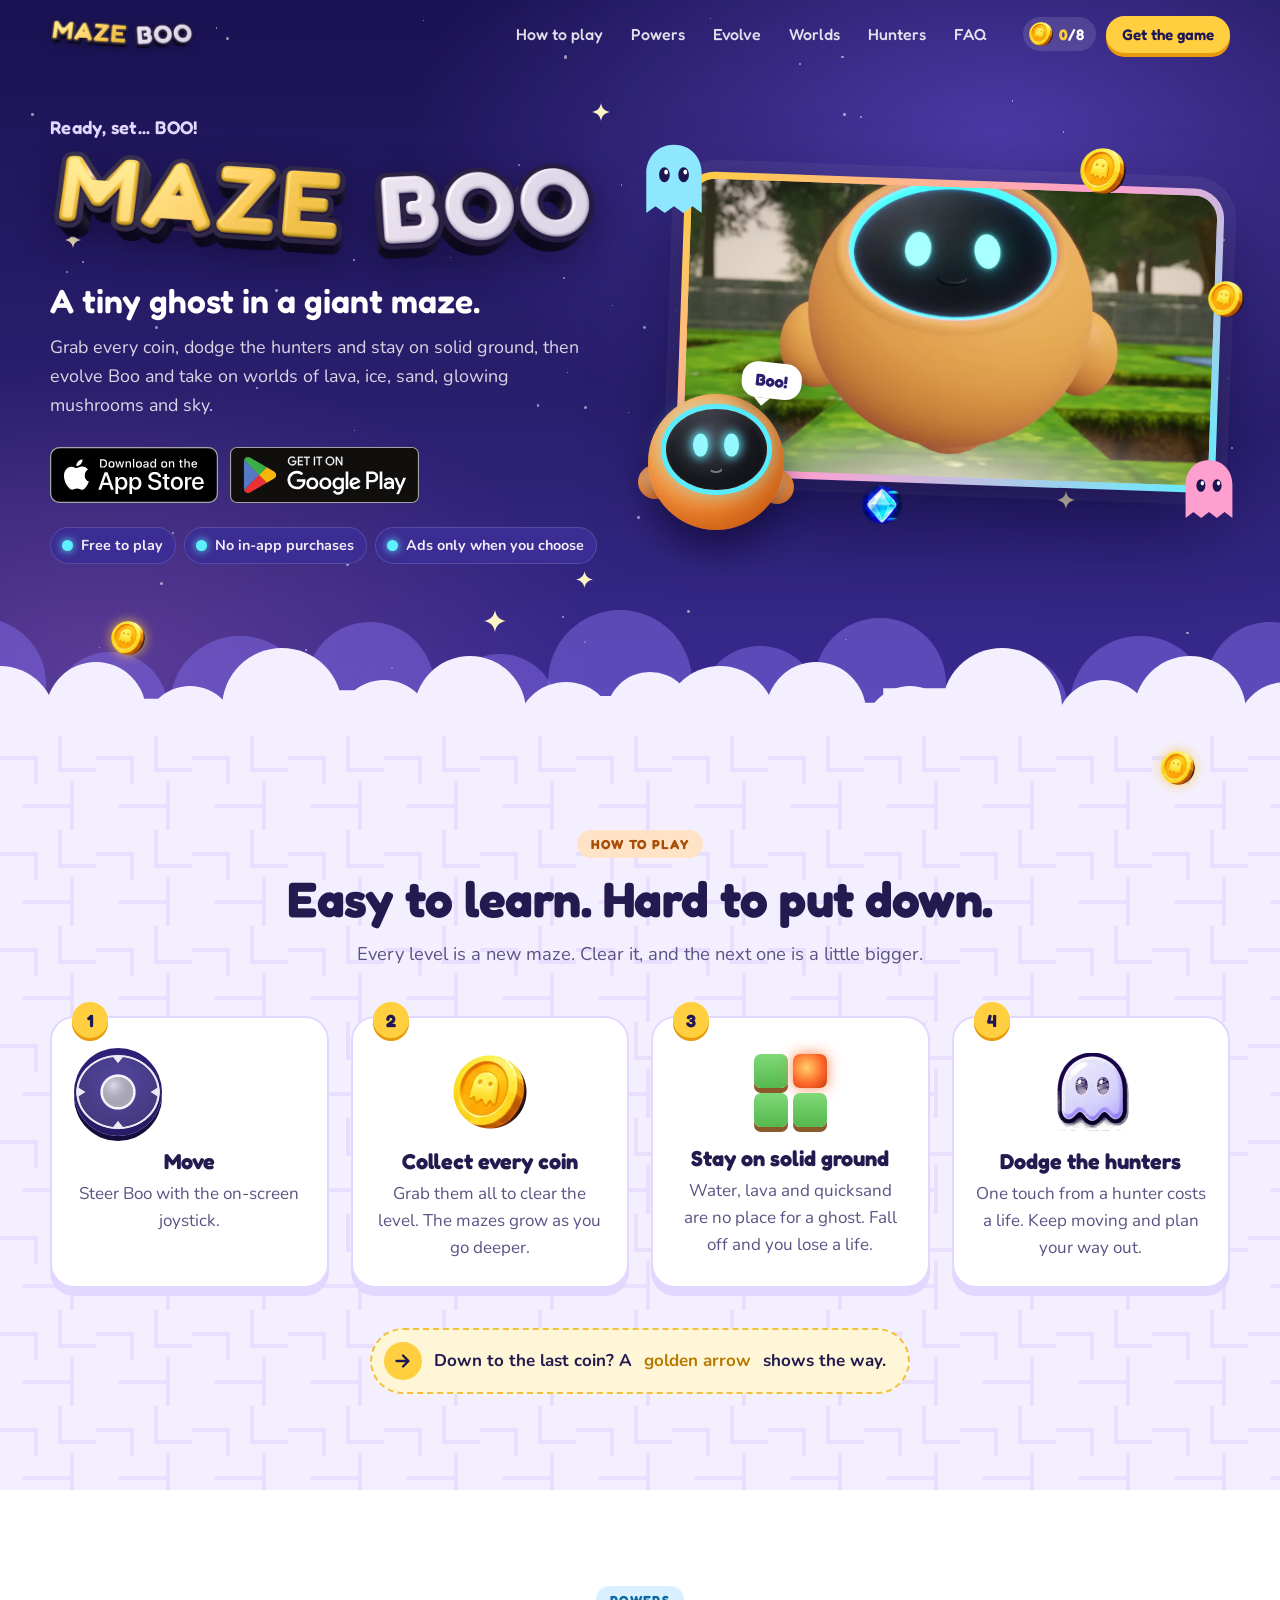
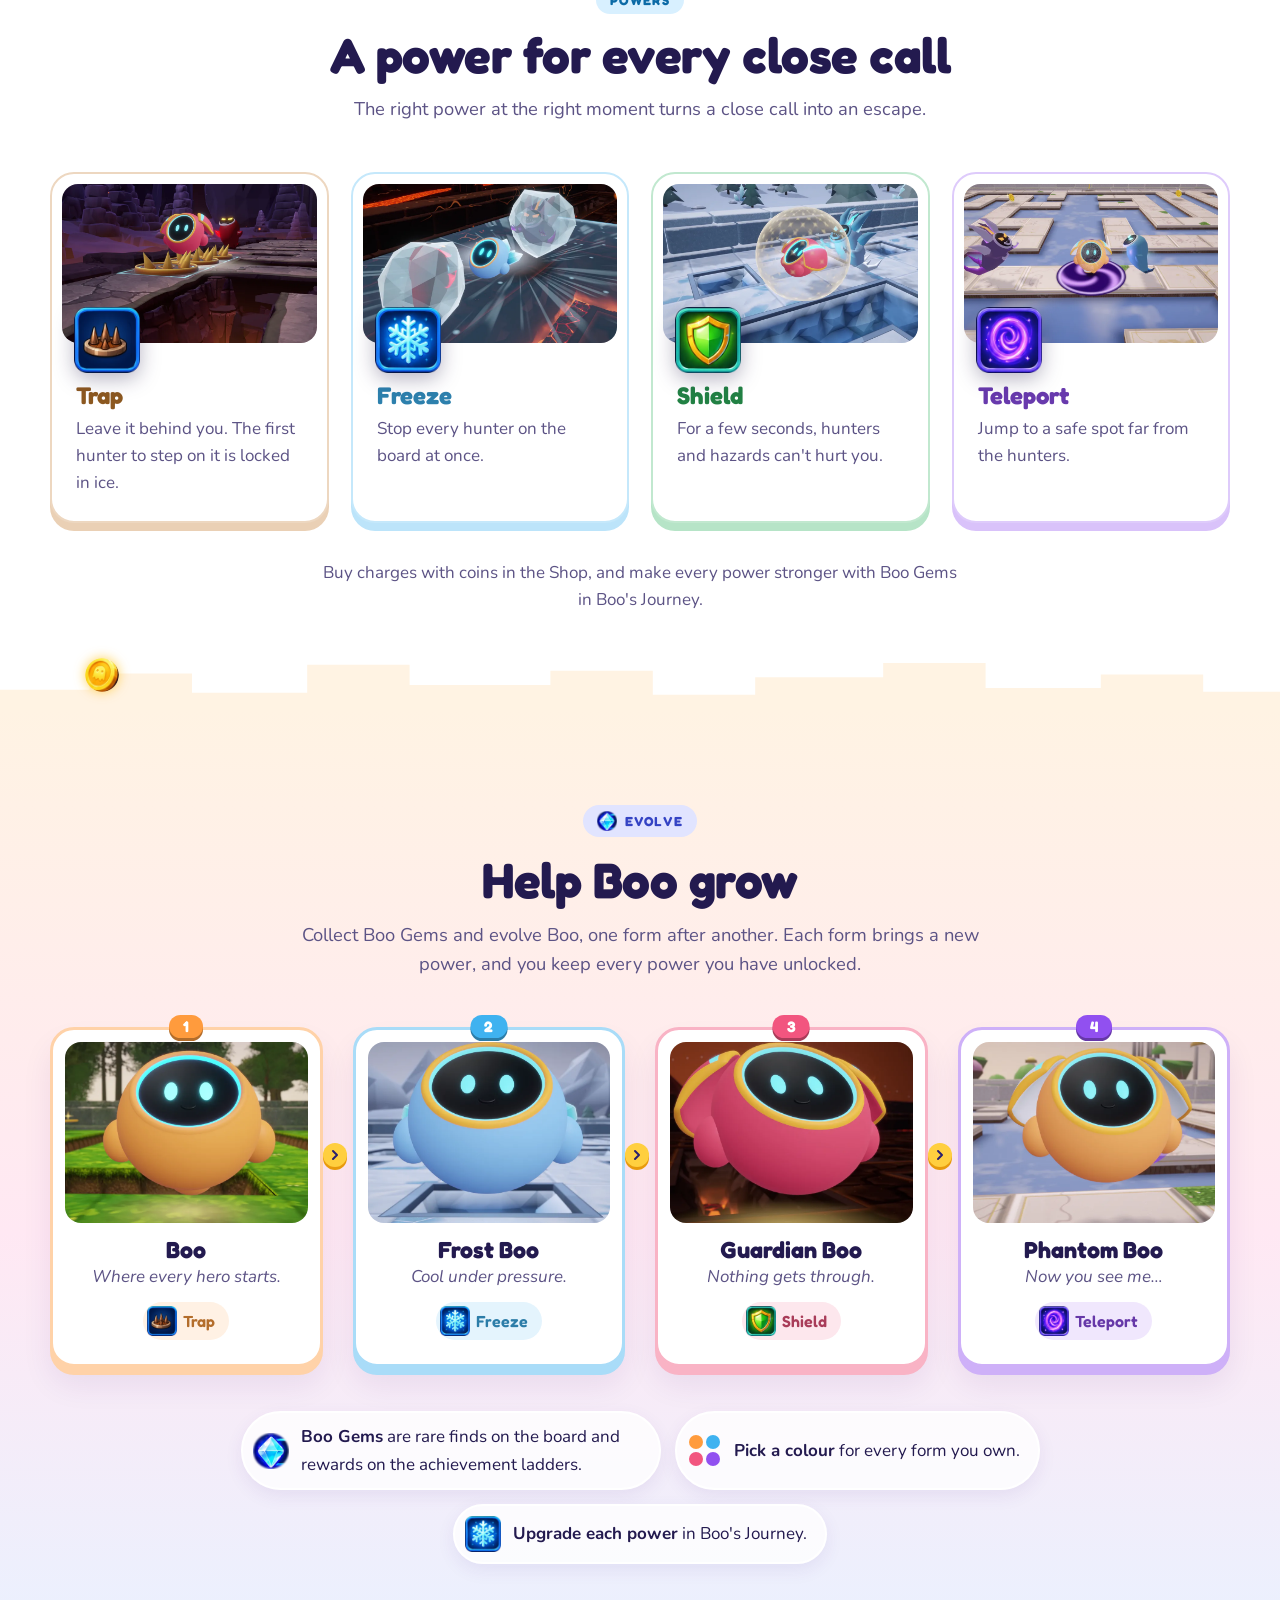
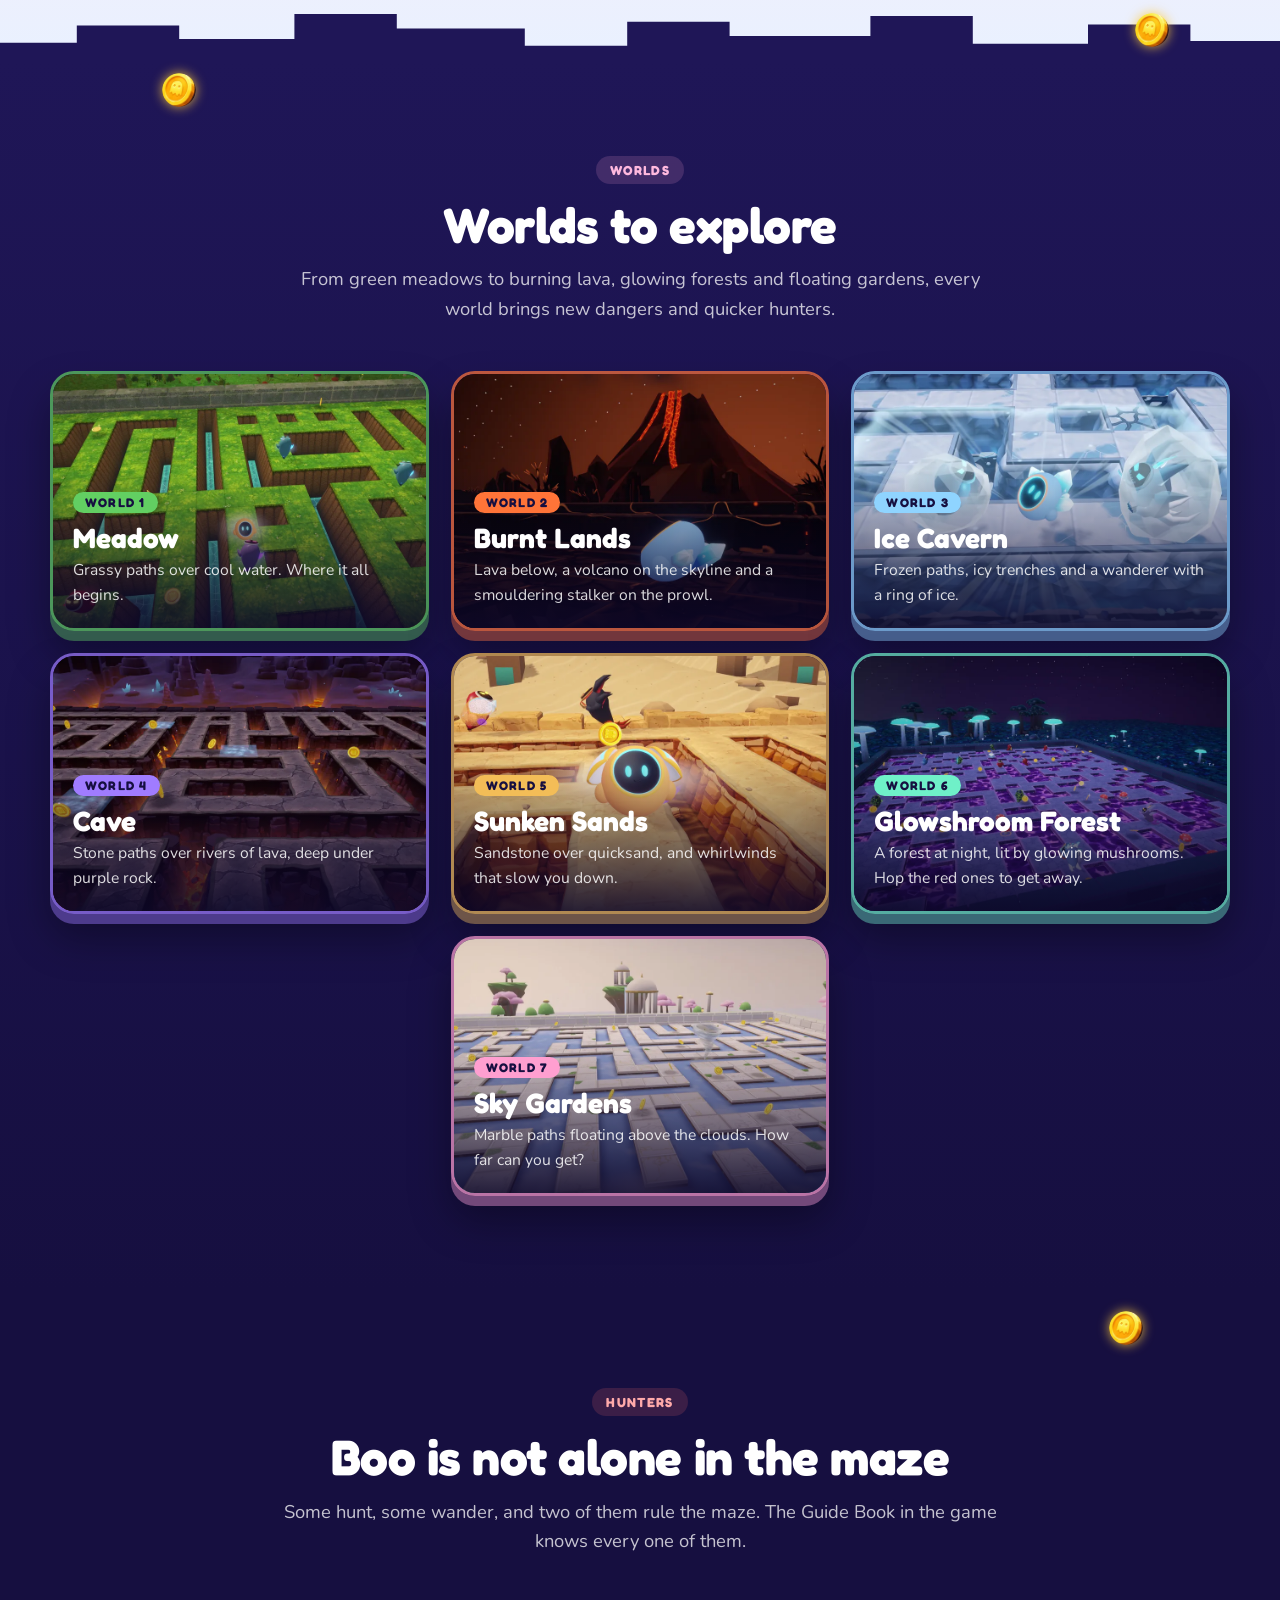
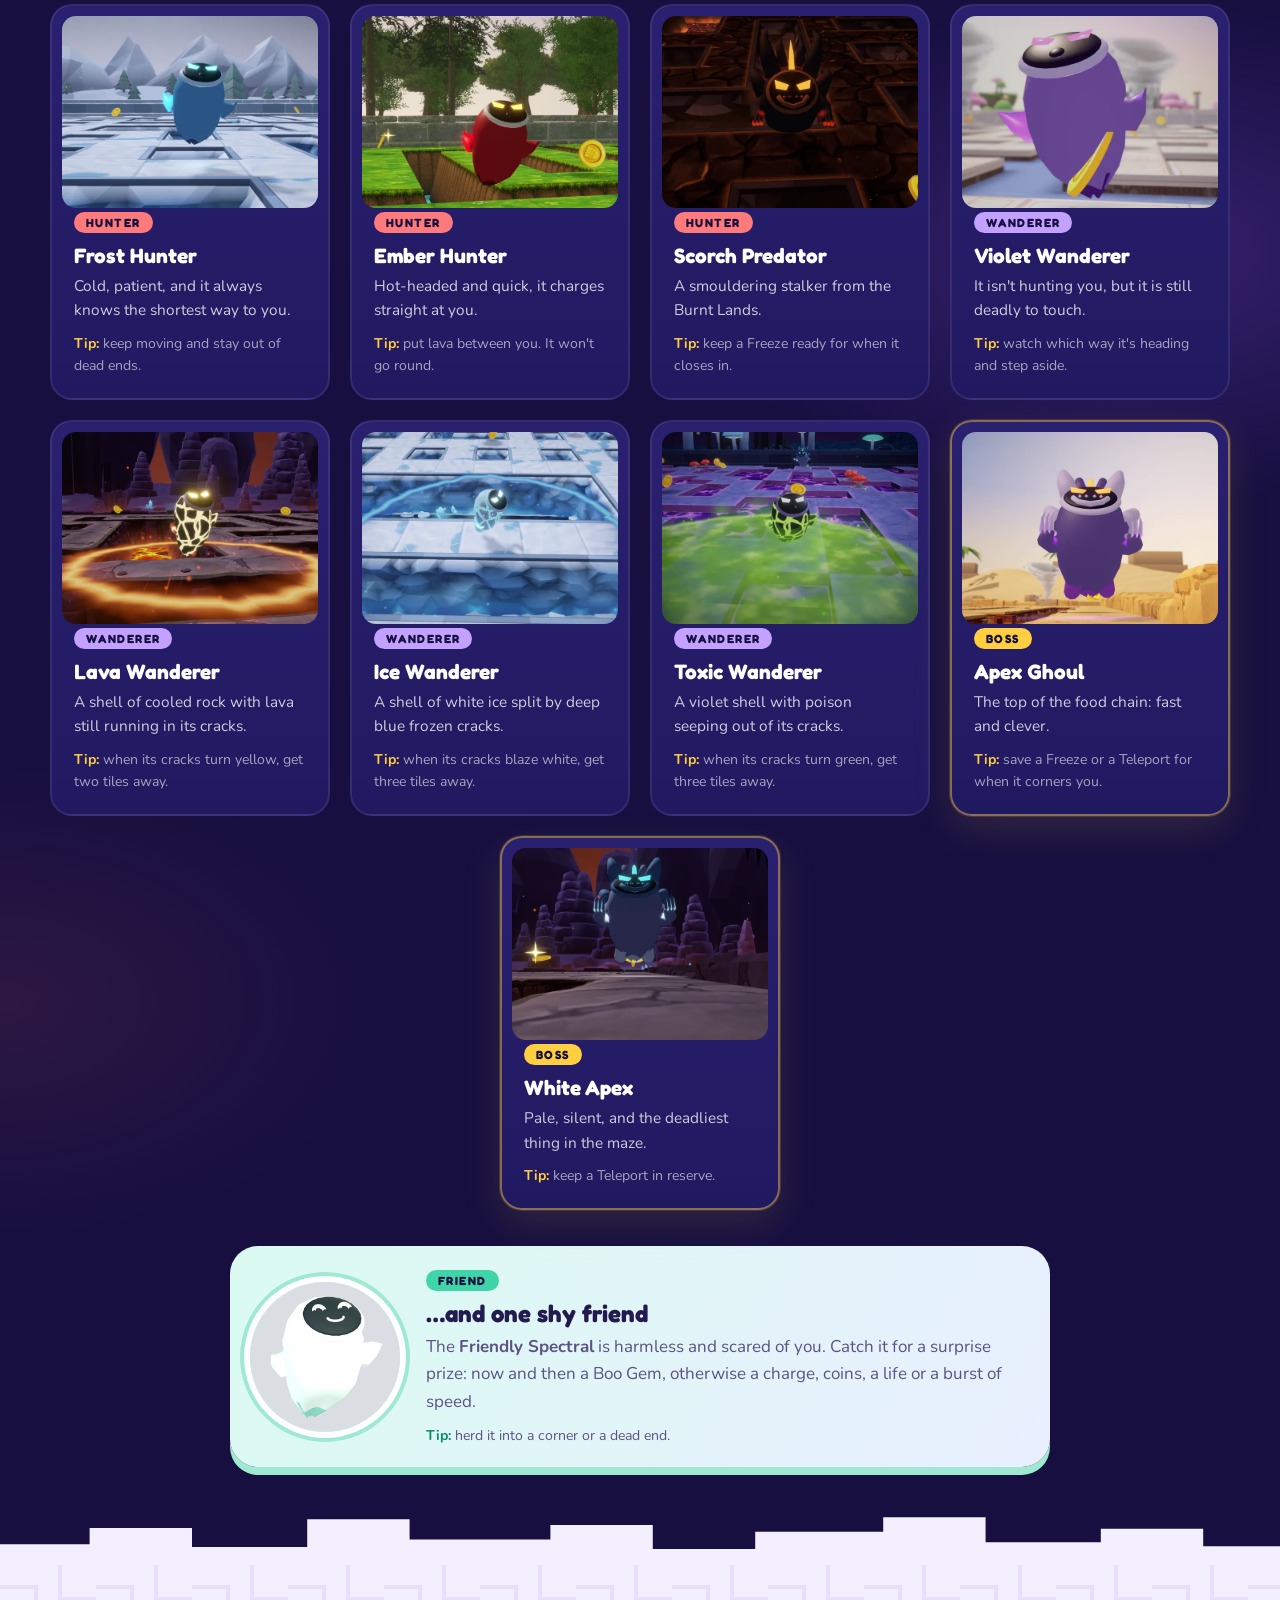
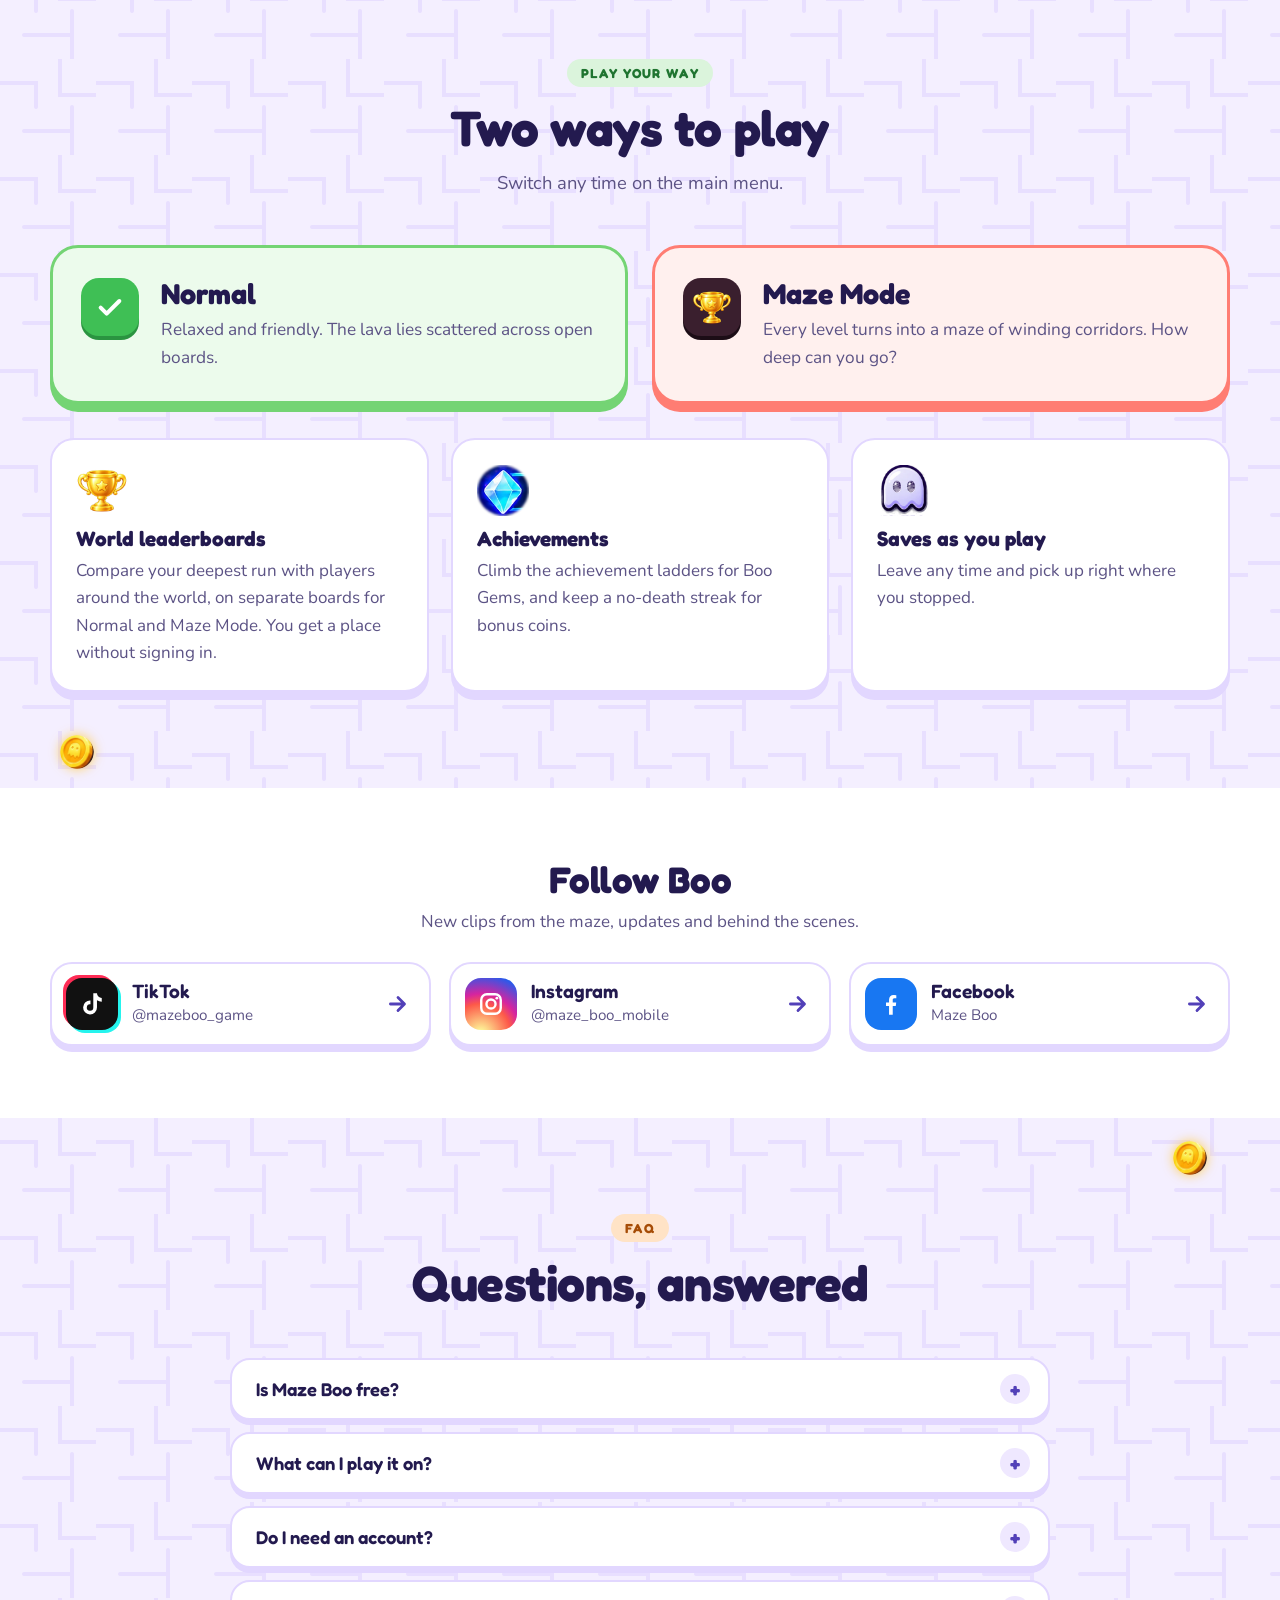
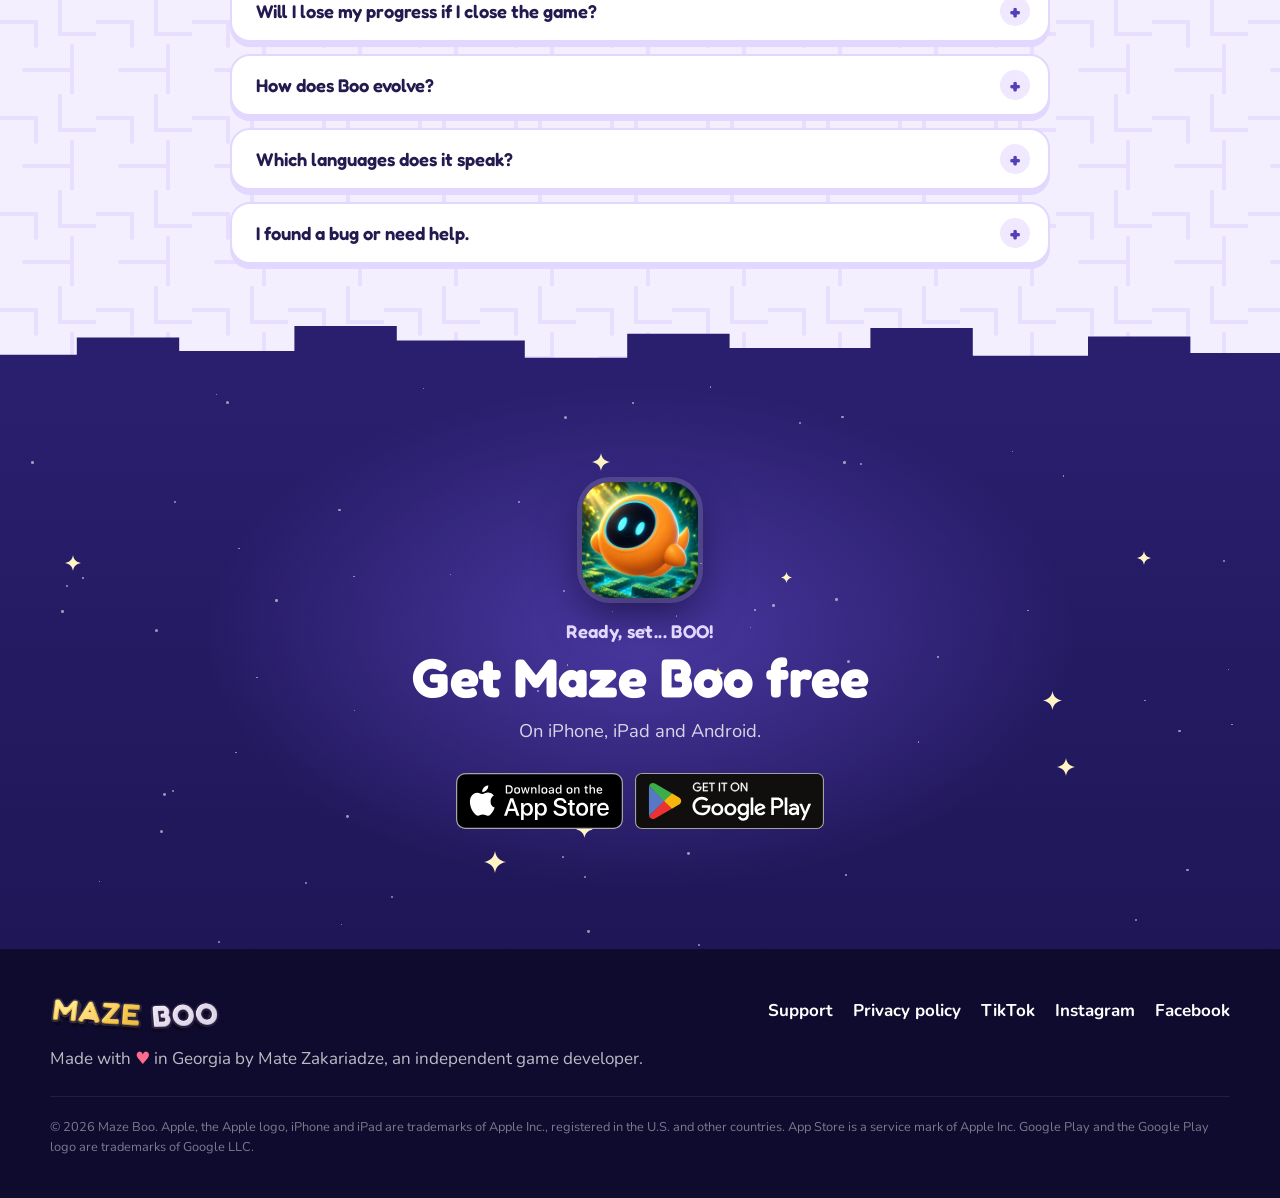
<file: get/index.html>
<!doctype html>
<html lang="en">
<head>
  <meta charset="utf-8">
  <meta name="viewport" content="width=device-width, initial-scale=1">
  <title>Get Maze Boo</title>
  <meta name="robots" content="noindex">
  <link rel="canonical" href="https://matvenko.github.io/">
  <link rel="icon" type="image/png" sizes="32x32" href="/assets/img/favicon-32.png">
  <!-- One link for bios and ads: sends a phone straight to its store with the
       campaign it came with, and anything else to the site. -->
  <script src="/assets/js/stores.js"></script>
  <script>
    (function () {
      var store = window.MazeBooStores.forDevice();
      window.location.replace(store || "/" + window.location.search + "#download");
    })();
  </script>
  <style>
    body { margin: 0; min-height: 100vh; display: grid; place-items: center; background: #2a1f6e; color: #fff; font: 600 1.1rem system-ui, sans-serif; text-align: center; }
    a { color: #ffcf3f; }
  </style>
</head>
<body>
  <p>Taking you to Maze Boo…<br>
    <a href="https://apps.apple.com/app/id6819451632">App Store</a> ·
    <a href="https://play.google.com/store/apps/details?id=com.mate_zakariadze.mazeboo">Google Play</a> ·
    <a href="/">matvenko.github.io</a></p>
</body>
</html>
</file>
<file: assets/css/site.css>
/* Maze Boo — the game's site. Colours from the game: the menu's night purple,
   the logo's yellow and lilac, Boo's orange and cyan eyes, and each power's
   and world's own colour. */

:root {
  --night-950: #0f0b2e;
  --night-900: #160f40;
  --night-800: #1f1657;
  --night-700: #2a1f6e;
  --night-600: #3a2b93;
  --night-500: #5240b8;
  --lilac-50: #f6f2ff;
  --lilac-100: #efe8ff;
  --lilac-200: #e2d7ff;
  --lilac-300: #c9b8ff;
  --ink: #231a4f;
  --ink-soft: #5c5385;
  --sun: #ffcf3f;
  --sun-deep: #e89a0c;
  --boo: #ff9b3d;
  --cyan: #5ff0ff;

  --trap: #c27a2c;
  --frost: #3fb2f0;
  --shield: #2fb35f;
  --tele: #9150f0;
  --guard: #f2557f;

  --meadow: #62cf62;
  --burnt: #ff7438;
  --ice: #8fd4ff;
  --cave: #a07cff;
  --sands: #f3bd57;
  --forest: #6ff0c8;
  --sky: #ff9fd0;

  --day: #f4efff;
  --radius: 24px;
  --head: "Fredoka", "Nunito", system-ui, sans-serif;
  --body: "Nunito", system-ui, -apple-system, "Segoe UI", Roboto, sans-serif;
  --gutter: 20px;
}

*,
*::before,
*::after { box-sizing: border-box; }

html {
  background: var(--night-900);
  scroll-behavior: smooth;
  scroll-padding-top: 76px;
  -webkit-text-size-adjust: 100%;
}

body {
  margin: 0;
  background: var(--day);
  color: var(--ink);
  font: 400 1.0625rem/1.6 var(--body);
  overflow-x: clip;
}

img, svg, video { display: block; max-width: 100%; }
img { height: auto; }
a { color: inherit; }
h1, h2, h3 { font-family: var(--head); line-height: 1.1; margin: 0; }
p { margin: 0; }
button { font: inherit; color: inherit; }
.defs { position: absolute; }
.sr, .skip:not(:focus) {
  position: absolute; width: 1px; height: 1px; overflow: hidden;
  clip: rect(0 0 0 0); white-space: nowrap;
}
.skip:focus {
  position: fixed; top: 12px; left: 12px; z-index: 100; padding: 10px 16px;
  background: var(--sun); color: var(--night-800); border-radius: 12px; font-weight: 800;
}
:focus-visible { outline: 3px solid var(--sun); outline-offset: 3px; border-radius: 8px; }

.wrap { width: min(1180px, 100% - var(--gutter) * 2); margin-inline: auto; }
.wrap-narrow { width: min(820px, 100% - var(--gutter) * 2); }

/* ---------- Buttons and pills ---------- */

.btn {
  display: inline-flex; align-items: center; gap: 10px;
  padding: 14px 24px; border-radius: 999px; border: 0;
  font: 600 1.05rem var(--head); text-decoration: none; cursor: pointer;
  transition: transform .15s ease, box-shadow .15s ease;
}
.btn svg { width: 20px; height: 20px; fill: currentColor; }
.btn:hover { transform: translateY(-2px); }
.btn:active { transform: translateY(2px); }
.btn-sun { background: var(--sun); color: var(--night-800); box-shadow: 0 4px 0 var(--sun-deep); }
.btn-sun:active { box-shadow: 0 1px 0 var(--sun-deep); }
.btn-small { padding: 9px 16px; font-size: .95rem; }

.pill {
  display: inline-flex; align-items: center; gap: 8px;
  padding: 6px 14px; border-radius: 999px;
  font: 700 .82rem var(--head); letter-spacing: .1em; text-transform: uppercase;
}
.pill img { width: 20px; height: 20px; }
.pill-boo { background: #ffe3c6; color: #a64d07; }
.pill-frost { background: #d8f0ff; color: #0b6aa6; }
.pill-gem { background: #e1e4ff; color: #3443c4; }
.pill-sky { background: rgba(255, 159, 208, .16); color: #ffb9de; }
.pill-hunter { background: rgba(255, 107, 107, .16); color: #ffaaaa; }
.pill-meadow { background: #dbf4dc; color: #1f7430; }

/* ---------- Top bar ---------- */

.topbar {
  position: fixed; inset: 0 0 auto; z-index: 50;
  padding-top: env(safe-area-inset-top);
  transition: background .25s ease, box-shadow .25s ease;
}
.topbar.scrolled, .menu-open .topbar {
  background: rgba(22, 15, 64, .86);
  -webkit-backdrop-filter: blur(14px); backdrop-filter: blur(14px);
  box-shadow: 0 6px 24px rgba(8, 4, 40, .3);
}
.topbar-in { display: flex; align-items: center; gap: 24px; height: 68px; }
.brand img { height: 30px; width: auto; filter: drop-shadow(0 2px 4px rgba(0, 0, 0, .25)); }
.brand { flex: none; }
.nav { display: flex; gap: 4px; margin-left: auto; }
.nav a {
  padding: 8px 12px; border-radius: 999px; color: rgba(255, 255, 255, .86);
  font: 500 1rem var(--head); text-decoration: none;
  transition: background .15s ease, color .15s ease;
}
.nav a:hover { color: var(--sun); background: rgba(255, 255, 255, .08); }
.topbar-end { display: flex; align-items: center; gap: 10px; }

.coin-count {
  display: inline-flex; align-items: center; gap: 6px;
  padding: 5px 12px 5px 6px; border-radius: 999px; border: 0; cursor: pointer;
  background: rgba(255, 255, 255, .12); color: #fff;
  font: 600 .95rem var(--head);
}
.coin-count[hidden] { display: none; }
.coin-count img { width: 24px; height: 24px; }
.coin-count b { color: var(--sun); }
.coin-count.bump { animation: bump .45s ease; }
.all-coins .coin-count { background: var(--sun); color: var(--night-800); }
.all-coins .coin-count b { color: var(--night-800); }

.menu-btn {
  display: none; width: 44px; height: 44px; border: 0; border-radius: 14px;
  background: rgba(255, 255, 255, .12); cursor: pointer; place-items: center;
}
.menu-bars, .menu-bars::before, .menu-bars::after {
  display: block; width: 20px; height: 2.5px; border-radius: 2px; background: #fff;
  transition: transform .2s ease, opacity .2s ease;
}
.menu-bars { position: relative; }
.menu-bars::before, .menu-bars::after { content: ""; position: absolute; left: 0; }
.menu-bars::before { top: -6px; }
.menu-bars::after { top: 6px; }
.menu-open .menu-bars { background: transparent; }
.menu-open .menu-bars::before { transform: translateY(6px) rotate(45deg); }
.menu-open .menu-bars::after { transform: translateY(-6px) rotate(-45deg); }

/* ---------- Night sky (hero and download) ---------- */

.sky { position: absolute; inset: 0; overflow: hidden; pointer-events: none; }
.star {
  position: absolute; width: var(--s); height: var(--s); border-radius: 50%;
  background: #fff; opacity: .55;
  animation: twinkle 3.4s ease-in-out var(--d) infinite;
}
.spark {
  position: absolute; width: var(--s); height: var(--s); fill: #fff4c4;
  animation: twinkle 2.8s ease-in-out var(--d) infinite;
}

/* ---------- Hero ---------- */

.hero {
  position: relative; overflow: clip;
  padding: calc(116px + env(safe-area-inset-top)) 0 170px;
  color: #fff;
  background:
    radial-gradient(900px 520px at 78% 18%, rgba(130, 100, 255, .45), transparent 65%),
    radial-gradient(700px 420px at 8% 90%, rgba(255, 143, 200, .18), transparent 70%),
    linear-gradient(180deg, #1a1252 0%, var(--night-700) 55%, var(--night-600) 100%);
}
/* Clouds where the night meets the day, like the game's menu. */
.hero::after {
  content: ""; position: absolute; left: 0; right: 0; bottom: -2px; height: 150px; pointer-events: none;
  background:
    url("data:image/svg+xml,%3Csvg xmlns='http://www.w3.org/2000/svg' width='720' height='120' viewBox='0 0 720 120'%3E%3Cg fill='%23f4efff'%3E%3Ccircle cx='0' cy='106' r='56'/%3E%3Ccircle cx='96' cy='96' r='50'/%3E%3Ccircle cx='190' cy='116' r='46'/%3E%3Ccircle cx='282' cy='92' r='60'/%3E%3Ccircle cx='384' cy='112' r='48'/%3E%3Ccircle cx='470' cy='96' r='56'/%3E%3Ccircle cx='566' cy='116' r='50'/%3E%3Ccircle cx='650' cy='100' r='44'/%3E%3Ccircle cx='720' cy='106' r='56'/%3E%3Crect y='108' width='720' height='12'/%3E%3C/g%3E%3C/svg%3E") repeat-x left bottom / 720px 120px,
    url("data:image/svg+xml,%3Csvg xmlns='http://www.w3.org/2000/svg' width='900' height='150' viewBox='0 0 900 150'%3E%3Cg fill='%237b66dd' fill-opacity='.55'%3E%3Ccircle cx='0' cy='120' r='70'/%3E%3Ccircle cx='130' cy='100' r='64'/%3E%3Ccircle cx='260' cy='126' r='58'/%3E%3Ccircle cx='380' cy='96' r='72'/%3E%3Ccircle cx='520' cy='120' r='60'/%3E%3Ccircle cx='640' cy='98' r='66'/%3E%3Ccircle cx='770' cy='124' r='58'/%3E%3Ccircle cx='900' cy='120' r='70'/%3E%3Crect y='120' width='900' height='30'/%3E%3C/g%3E%3C/svg%3E") repeat-x 240px bottom / 900px 150px;
}
.hero-grid {
  position: relative; z-index: 1;
  display: grid; grid-template-columns: minmax(0, 1fr) minmax(0, 1.05fr);
  align-items: center; gap: 56px;
}
.kicker {
  font: 600 1.15rem var(--head); color: var(--lilac-200); letter-spacing: .02em;
}
.hero-logo { margin: 10px 0 18px; }
.hero-logo img {
  width: min(560px, 100%);
  filter: drop-shadow(0 10px 18px rgba(10, 5, 40, .45));
  transform-origin: 30% 60%;
  animation: logo-in .9s cubic-bezier(.2, 1.4, .4, 1) both;
}
.tagline { font: 600 clamp(1.5rem, 3vw, 2.1rem) var(--head); }
.lede { margin-top: 12px; max-width: 34em; color: rgba(255, 255, 255, .82); font-size: 1.12rem; }

.stores { display: flex; flex-wrap: wrap; gap: 12px; margin-top: 28px; }
.badge { display: block; border-radius: 12px; transition: transform .15s ease, filter .15s ease; }
.badge img { height: 56px; width: auto; }
.badge:hover { transform: translateY(-3px); filter: drop-shadow(0 8px 14px rgba(0, 0, 0, .35)); }
[data-platform="android"] .badge-play { order: -1; }

.facts { display: flex; flex-wrap: wrap; gap: 8px; margin: 24px 0 0; padding: 0; list-style: none; }
.facts li {
  padding: 6px 12px 6px 30px; border-radius: 999px; position: relative;
  background: #3b2d93; border: 1px solid rgba(255, 255, 255, .14); color: rgba(255, 255, 255, .92); font-weight: 700; font-size: .9rem;
}
.facts li::before {
  content: ""; position: absolute; left: 11px; top: 50%; width: 11px; height: 11px; margin-top: -6px;
  border-radius: 50%; background: var(--cyan); box-shadow: 0 0 8px var(--cyan);
}

.hero-stage { position: relative; padding: 24px 10px 40px 26px; }
.screen {
  position: relative; aspect-ratio: 16 / 9; padding: 7px; border-radius: 30px;
  background: linear-gradient(135deg, var(--sun), var(--sky) 50%, var(--cyan));
  transform: rotate(2deg);
  box-shadow: 0 34px 80px rgba(8, 4, 40, .55), 0 0 0 12px rgba(255, 255, 255, .06);
}
.screen-video { width: 100%; height: 100%; object-fit: cover; border-radius: 24px; background: var(--night-900); }

.float { position: absolute; z-index: 2; pointer-events: none; animation: float 5s ease-in-out infinite alternate; }
.ghost { width: 64px; height: 76px; }
.ghost-cyan { fill: #8fe6ff; left: -12px; top: -14px; animation-delay: -1.2s; }
.ghost-pink { fill: #ff9fcf; right: -6px; bottom: 2px; width: 54px; height: 64px; animation-delay: -2.6s; }
.float-coin { width: 46px; }
.c1 { right: 18%; top: -8px; animation-duration: 4.2s; }
.c2 { right: -14px; top: 34%; width: 36px; animation-delay: -1.8s; }
.float-gem { width: 40px; left: 36%; bottom: 0; animation-delay: -3s; }

/* Boo, drawn in CSS: watches the pointer, blinks, and talks when poked. */
.boo {
  position: absolute; z-index: 3; left: -6px; bottom: -6px;
  width: 136px; height: 136px; padding: 0; border: 0; background: none; cursor: pointer;
  animation: bob 3.2s ease-in-out infinite;
  -webkit-tap-highlight-color: transparent;
}
.boo.hop { animation: hop .6s cubic-bezier(.3, 1.6, .5, 1); }
.boo-body {
  position: absolute; inset: 0; border-radius: 50%;
  background: radial-gradient(circle at 34% 28%, #ffd09a 0%, #ffa24a 38%, #f5822a 70%, #d9661a 100%);
  box-shadow: inset -12px -16px 26px rgba(150, 55, 0, .35), 0 22px 30px rgba(10, 5, 40, .45);
}
.boo-arm {
  position: absolute; top: 52%; width: 34px; height: 34px; border-radius: 50%;
  background: radial-gradient(circle at 40% 35%, #ffc07e, #f07d22 80%);
}
.boo-arm-l { left: -10px; }
.boo-arm-r { right: -10px; top: 56%; }
.boo-visor {
  position: absolute; left: 13%; right: 13%; top: 11%; height: 60%; border-radius: 50%;
  background: radial-gradient(circle at 42% 30%, #4a4d57 0%, #17191f 55%, #0b0c10 100%);
  box-shadow: 0 0 0 5px #57ecff, 0 0 20px 5px rgba(95, 240, 255, .5), inset 0 3px 8px rgba(255, 255, 255, .1);
}
.boo-eyes {
  position: absolute; left: 50%; top: 44%; display: flex; gap: 16px;
  transform: translate(calc(-50% + var(--ex, 0px)), calc(-50% + var(--ey, 0px)));
  transition: transform .12s ease-out;
}
.boo-eye {
  width: 15px; height: 23px; border-radius: 50%;
  background: #94f8ff; box-shadow: 0 0 10px 2px rgba(95, 240, 255, .9);
  transition: transform .07s ease;
}
.blink .boo-eye { transform: scaleY(.1); }
.boo-smile {
  position: absolute; left: 50%; top: 70%; width: 16px; height: 7px; transform: translateX(-50%);
  border: 2px solid transparent; border-bottom-color: rgba(150, 160, 175, .7); border-radius: 0 0 12px 12px;
}
.boo-bubble {
  position: absolute; left: 92px; top: -34px; padding: 8px 14px; white-space: nowrap;
  border-radius: 16px; background: #fff; color: var(--night-700);
  font: 700 1.05rem var(--head); box-shadow: 0 8px 18px rgba(10, 5, 40, .3);
  opacity: 0; transform: rotate(6deg) scale(.5); transform-origin: 10% 100%;
  transition: opacity .2s ease, transform .25s cubic-bezier(.3, 1.6, .5, 1);
  pointer-events: none;
}
.boo-bubble::after {
  content: ""; position: absolute; left: 14px; bottom: -8px; border: 8px solid transparent;
  border-top-color: #fff; border-bottom: 0;
}
.boo.talk .boo-bubble { opacity: 1; transform: rotate(6deg) scale(1); }

/* ---------- Sections ---------- */

.section { position: relative; padding: 96px 0; background: var(--bg); overflow-x: clip; }
.section-tight { padding: 72px 0; }
.section-day {
  --bg: var(--day);
  background:
    url("data:image/svg+xml,%3Csvg xmlns='http://www.w3.org/2000/svg' width='96' height='96'%3E%3Cpath d='M0 24h36v24M60 0v36h36M24 72h48v24M72 48v24' fill='none' stroke='%23e8dfff' stroke-width='4' stroke-linecap='round'/%3E%3C/svg%3E") 0 0 / 96px 96px,
    var(--day);
}
.section-white { --bg: #fff; }
.section-evolve { --bg: #fff3e3; background: linear-gradient(180deg, #fff3e3 0%, #ffe8f3 55%, #e9f1ff 100%); }
.section-night { --bg: var(--night-800); color: #fff; background: linear-gradient(180deg, var(--night-800), var(--night-900)); }
.section-spooky {
  --bg: var(--night-900); color: #fff;
  background:
    radial-gradient(640px 360px at 88% 30%, rgba(145, 80, 240, .28), transparent 70%),
    radial-gradient(560px 340px at 0% 70%, rgba(255, 90, 90, .1), transparent 70%),
    var(--night-900);
}

/* A maze wall's top: the step where one section turns into the next. */
.edge {
  position: absolute; left: 0; right: 0; top: -46px; height: 48px; z-index: 1;
  background: var(--bg); pointer-events: none;
  clip-path: polygon(0 100%, 0 56%, 7% 56%, 7% 22%, 15% 22%, 15% 62%, 24% 62%, 24% 4%, 32% 4%, 32% 46%, 43% 46%, 43% 16%, 51% 16%, 51% 66%, 59% 66%, 59% 30%, 69% 30%, 69% 0, 77% 0, 77% 52%, 86% 52%, 86% 24%, 94% 24%, 94% 60%, 100% 60%, 100% 100%);
}
.edge-night, .edge-cta { transform: scaleX(-1); }
.edge-evolve { background: #fff3e3; }

.section-head { text-align: center; max-width: 720px; margin: 0 auto 48px; }
.section-head h2 { margin-top: 14px; font-size: clamp(2rem, 4.6vw, 3.1rem); font-weight: 700; letter-spacing: -.01em; }
.section-head > p:last-child { margin-top: 12px; color: var(--ink-soft); font-size: 1.15rem; }
.section-head.on-dark h2 { color: #fff; }
.section-head.on-dark > p:last-child { color: rgba(255, 255, 255, .75); }

/* How to play */
.steps {
  display: grid; grid-template-columns: repeat(4, minmax(0, 1fr)); gap: 22px;
  margin: 0; padding: 0; list-style: none;
}
.step {
  position: relative; padding: 30px 22px 24px; border-radius: var(--radius); text-align: center;
  background: #fff; border: 2px solid var(--lilac-200); box-shadow: 0 8px 0 var(--lilac-200);
}
.step h3 { font-size: 1.35rem; margin-bottom: 6px; }
.step p { color: var(--ink-soft); }
.step-num {
  position: absolute; top: -16px; left: 20px; width: 36px; height: 36px; border-radius: 50%;
  display: grid; place-items: center; background: var(--sun); color: var(--night-800);
  font: 700 1.1rem var(--head); box-shadow: 0 3px 0 var(--sun-deep);
}
.step-art { height: 88px; display: grid; place-items: center; margin-bottom: 14px; }
.step-art img { max-height: 78px; width: auto; }
.joystick { position: relative; width: 88px; border-radius: 50%; background: radial-gradient(circle at 50% 40%, var(--night-600), var(--night-800)); box-shadow: 0 5px 0 #140d3d; }
.joystick img { width: 88px; }
.joystick .knob { position: absolute; width: 42px; left: 50%; top: 50%; margin: -21px 0 0 -21px; animation: steer 3.2s ease-in-out infinite; }
.spin { animation: spin-y 2.8s linear infinite; }
.wobble { animation: wobble 2.4s ease-in-out infinite; }
.tiles { display: grid; grid-template-columns: repeat(2, 34px); gap: 5px; height: auto; margin: 6px auto 20px; width: max-content; }
.tiles span { width: 34px; height: 34px; border-radius: 7px; background: linear-gradient(#7fd977, #55b84f); box-shadow: 0 5px 0 #8a5a2b; }
.tiles .lava { background: radial-gradient(circle at 40% 40%, #ffd16a, #ff6a2b 55%, #c63a10); box-shadow: 0 0 14px rgba(255, 106, 43, .8); animation: glow 1.6s ease-in-out infinite alternate; }

.hint {
  display: flex; align-items: center; justify-content: center; gap: 12px; flex-wrap: wrap;
  width: fit-content; max-width: 100%; margin: 40px auto 0; padding: 12px 22px 12px 12px;
  border-radius: 999px; background: #fff6d8; border: 2px dashed #f2c13c; text-align: center;
  font-weight: 700;
}
.hint b { color: #b77a00; }
.hint-arrow { width: 38px; height: 38px; border-radius: 50%; display: grid; place-items: center; background: var(--sun); color: var(--night-800); }
.hint-arrow svg { width: 22px; height: 22px; animation: nudge 1.2s ease-in-out infinite; }

/* Powers */
.powers { display: grid; grid-template-columns: repeat(4, minmax(0, 1fr)); gap: 22px; }
.power {
  --c-ink: color-mix(in srgb, var(--c) 72%, #000);
  padding: 10px 10px 24px; border-radius: var(--radius); background: #fff;
  border: 2px solid color-mix(in srgb, var(--c) 30%, #fff);
  box-shadow: 0 8px 0 color-mix(in srgb, var(--c) 35%, #fff);
  transition: transform .2s ease;
}
.power:hover { transform: translateY(-4px) rotate(-.6deg); }
.power-shot { border-radius: 16px; overflow: hidden; aspect-ratio: 16 / 10; background: var(--lilac-100); }
.power-shot img { width: 100%; height: 100%; object-fit: cover; transition: transform .4s ease; }
.power:hover .power-shot img { transform: scale(1.06); }
.power-icon { width: 66px; margin: -36px 0 0 12px; position: relative; filter: drop-shadow(0 6px 10px rgba(20, 10, 60, .3)); }
.power h3 { margin: 10px 14px 6px; color: var(--c-ink); font-size: 1.5rem; }
.power p { margin: 0 14px; color: var(--ink-soft); }
.note { margin: 36px auto 0; max-width: 640px; text-align: center; color: var(--ink-soft); }

/* Evolve */
.path {
  display: grid; grid-template-columns: repeat(4, minmax(0, 1fr)); gap: 30px;
  margin: 0; padding: 0; list-style: none;
}
.form {
  position: relative; padding: 12px 12px 20px; border-radius: var(--radius); background: #fff; text-align: center;
  border: 3px solid color-mix(in srgb, var(--c) 45%, #fff);
  box-shadow: 0 8px 0 color-mix(in srgb, var(--c) 45%, #fff), 0 18px 30px rgba(60, 30, 120, .08);
  transition: transform .2s ease;
}
.form:hover { transform: translateY(-4px); }
.form:not(:last-child)::after {
  content: ""; position: absolute; top: 34%; right: -27px; z-index: 1; width: 24px; height: 24px;
  border-radius: 50%; background: var(--sun) url("data:image/svg+xml,%3Csvg xmlns='http://www.w3.org/2000/svg' viewBox='0 0 24 24'%3E%3Cpath d='m9 6 6 6-6 6' fill='none' stroke='%232a1f6e' stroke-width='3' stroke-linecap='round' stroke-linejoin='round'/%3E%3C/svg%3E") center / 16px no-repeat;
  box-shadow: 0 3px 0 var(--sun-deep);
}
.form-step {
  position: absolute; top: -15px; left: 50%; transform: translateX(-50%); z-index: 1;
  padding: 2px 14px; border-radius: 999px; background: var(--c); color: #fff;
  font: 700 .95rem var(--head); box-shadow: 0 3px 0 color-mix(in srgb, var(--c) 70%, #000);
}
.form-shot { border-radius: 16px; overflow: hidden; aspect-ratio: 4 / 3; }
.form-shot img { width: 100%; height: 100%; object-fit: cover; transition: transform .4s ease; }
.form:hover .form-shot img { transform: scale(1.05); }
.form h3 { margin-top: 14px; font-size: 1.45rem; }
.form-line { color: var(--ink-soft); font-style: italic; }
.form-power {
  display: inline-flex; align-items: center; gap: 6px; margin-top: 12px; padding: 4px 14px 4px 4px;
  border-radius: 999px; background: color-mix(in srgb, var(--c) 14%, #fff);
  color: color-mix(in srgb, var(--c) 70%, #000); font: 600 1rem var(--head);
}
.form-power img { width: 30px; height: 30px; }

.perks { display: flex; flex-wrap: wrap; justify-content: center; gap: 14px; margin: 44px 0 0; padding: 0; list-style: none; }
.perks li {
  display: flex; align-items: center; gap: 12px; padding: 10px 18px 10px 10px; border-radius: 999px;
  background: rgba(255, 255, 255, .8); border: 2px solid #fff; box-shadow: 0 6px 18px rgba(80, 40, 140, .08);
  max-width: 420px;
}
.perks img { width: 36px; height: 36px; flex: none; }
.perk-dots { display: grid; grid-template-columns: repeat(2, 14px); gap: 3px; flex: none; padding: 2px; }
.perk-dots i { width: 14px; height: 14px; border-radius: 50%; }
.perk-dots i:nth-child(1) { background: var(--boo); }
.perk-dots i:nth-child(2) { background: var(--frost); }
.perk-dots i:nth-child(3) { background: var(--guard); }
.perk-dots i:nth-child(4) { background: var(--tele); }

.swipe {
  display: none; justify-content: center; align-items: center; gap: 6px; margin-top: -8px;
  color: var(--ink-soft); font: 600 .9rem var(--head);
}
.swipe svg { width: 18px; height: 18px; animation: nudge 1.2s ease-in-out infinite; }
.section-night .swipe, .section-spooky .swipe { color: rgba(255, 255, 255, .6); }

/* Worlds */
.worlds { display: grid; grid-template-columns: repeat(3, minmax(0, 1fr)); gap: 22px; }
.world {
  position: relative; overflow: hidden; border-radius: var(--radius); aspect-ratio: 16 / 11;
  border: 3px solid color-mix(in srgb, var(--c) 70%, transparent);
  box-shadow: 0 10px 0 color-mix(in srgb, var(--c) 40%, var(--night-900)), 0 24px 40px rgba(0, 0, 0, .35);
  transition: transform .25s ease;
}
.world:hover { transform: translateY(-5px) rotate(-.5deg); }
.world img { width: 100%; height: 100%; object-fit: cover; transition: transform .5s ease; }
.world:hover img { transform: scale(1.07); }
.world::after {
  content: ""; position: absolute; inset: 0; pointer-events: none;
  background: linear-gradient(180deg, transparent 38%, rgba(12, 7, 40, .88) 100%);
}
.world-text { position: absolute; left: 0; right: 0; bottom: 0; z-index: 1; padding: 18px 20px 20px; }
.world-tag {
  display: inline-block; padding: 3px 12px; border-radius: 999px; background: var(--c); color: var(--night-900);
  font: 700 .78rem var(--head); letter-spacing: .1em; text-transform: uppercase;
}
.world h3 { margin: 8px 0 4px; font-size: 1.75rem; color: #fff; }
.world p { color: rgba(255, 255, 255, .85); font-size: .98rem; }
/* A card alone on the last row sits in the middle. */
.worlds > :last-child:nth-child(3n + 1) { grid-column: 2; }

/* Hunters */
.hunters { display: grid; grid-template-columns: repeat(4, minmax(0, 1fr)); gap: 20px; }
.hunters > :last-child:nth-child(4n + 1) { grid-column: 2 / span 2; justify-self: center; width: calc(50% - 10px); }
.hunter {
  --role: #ff7b7b;
  position: relative; padding: 10px 10px 20px; border-radius: 22px;
  background: linear-gradient(180deg, #2a2070, #211960);
  border: 2px solid rgba(255, 255, 255, .08);
  transition: transform .2s ease, border-color .2s ease;
}
.hunter[data-role="wanderer"] { --role: #c3a1ff; }
.hunter[data-role="boss"] {
  --role: var(--sun);
  border-color: rgba(255, 207, 63, .45);
  box-shadow: 0 0 0 1px rgba(255, 207, 63, .15), 0 14px 40px rgba(255, 207, 63, .12);
}
.hunter:hover { transform: translateY(-4px); border-color: color-mix(in srgb, var(--role) 60%, transparent); }
.hunter img { width: 100%; aspect-ratio: 4 / 3; object-fit: cover; border-radius: 14px; }
.role {
  display: inline-block; margin: -14px 0 0 12px; position: relative; padding: 3px 12px; border-radius: 999px;
  background: var(--role, #ff7b7b); color: var(--night-900);
  font: 700 .74rem var(--head); letter-spacing: .12em; text-transform: uppercase;
}
.hunter h3 { margin: 10px 12px 6px; font-size: 1.3rem; color: #fff; }
.hunter p { margin: 0 12px; color: rgba(255, 255, 255, .78); font-size: .96rem; }
.hunter .tip, .friend .tip { margin-top: 10px; font-size: .88rem; color: rgba(255, 255, 255, .6); }
.tip b { color: var(--sun); }

.friend {
  display: grid; grid-template-columns: 150px minmax(0, 1fr); align-items: center; gap: 26px;
  max-width: 820px; margin: 36px auto 0; padding: 20px 28px 20px 20px; border-radius: 28px;
  background: linear-gradient(120deg, #dafbf1, #e9efff); color: var(--ink);
  box-shadow: 0 8px 0 #9fe9d3;
}
.friend img { width: 150px; border-radius: 50%; box-shadow: 0 0 0 6px #fff, 0 0 0 10px #9fe9d3; animation: float 4s ease-in-out infinite alternate; }
.friend h3 { margin: 8px 0 6px; font-size: 1.5rem; }
.friend p { color: var(--ink-soft); }
.friend .tip { color: var(--ink-soft); }
.friend .tip b { color: #0c8a68; }
.role-friend { margin: 0; --role: #3fd5a8; }

/* Modes */
.modes { display: grid; grid-template-columns: repeat(2, minmax(0, 1fr)); gap: 24px; }
.mode {
  position: relative; padding: 30px 30px 30px 108px; border-radius: 28px; border: 3px solid; min-height: 150px;
}
.mode h3 { font-size: 1.8rem; margin-bottom: 6px; }
.mode p { color: var(--ink-soft); font-size: 1.08rem; }
.mode-normal { background: #ecfbec; border-color: #74d474; box-shadow: 0 8px 0 #74d474; }
.mode-maze { background: #fff0ee; border-color: #ff7d73; box-shadow: 0 8px 0 #ff7d73; }
.mode-badge {
  position: absolute; left: 28px; top: 30px; width: 58px; height: 58px; border-radius: 18px;
  display: grid; place-items: center;
}
.mode-normal .mode-badge { background: #3fbf55; color: #fff; box-shadow: 0 4px 0 #2a9440; }
.mode-normal .mode-badge svg { width: 32px; height: 32px; }
.mode-maze .mode-badge { background: #3a1f2e; box-shadow: 0 4px 0 #1c0d16; }
.mode-maze .mode-badge img { width: 40px; }

.extras { display: grid; grid-template-columns: repeat(3, minmax(0, 1fr)); gap: 22px; margin: 34px 0 0; padding: 0; list-style: none; }
.extras li { padding: 24px; border-radius: var(--radius); background: #fff; border: 2px solid var(--lilac-200); box-shadow: 0 8px 0 var(--lilac-200); }
.extras img { width: 52px; height: 52px; object-fit: contain; margin-bottom: 12px; }
.extras h3 { font-size: 1.3rem; margin-bottom: 6px; }
.extras p { color: var(--ink-soft); }

/* Social */
.follow { text-align: center; }
.follow-title { font-size: clamp(1.7rem, 3.4vw, 2.3rem); }
.follow-sub { margin-top: 8px; color: var(--ink-soft); }
.socials { display: grid; grid-template-columns: repeat(3, minmax(0, 1fr)); gap: 18px; margin-top: 26px; text-align: left; }
.social {
  --brand: #111;
  display: flex; align-items: center; gap: 14px; padding: 14px 18px 14px 14px;
  border-radius: 22px; background: #fff; border: 2px solid var(--lilac-200); box-shadow: 0 6px 0 var(--lilac-200);
  text-decoration: none; transition: transform .15s ease, border-color .15s ease, box-shadow .15s ease;
}
.social:hover {
  transform: translateY(-3px);
  border-color: color-mix(in srgb, var(--brand) 45%, #fff);
  box-shadow: 0 6px 0 color-mix(in srgb, var(--brand) 45%, #fff);
}
.social > span:nth-child(2) { display: grid; min-width: 0; }
.social b { font: 600 1.2rem var(--head); }
.social span span { color: var(--ink-soft); font-size: .95rem; overflow: hidden; text-overflow: ellipsis; white-space: nowrap; }
.social-icon {
  width: 52px; height: 52px; flex: none; border-radius: 16px; display: grid; place-items: center;
  background: var(--brand); color: #fff;
}
.social-icon svg { width: 26px; height: 26px; fill: currentColor; }
.social-tiktok { --brand: #111; }
.social-tiktok .social-icon { box-shadow: 3px 3px 0 #25f4ee, -3px -3px 0 #fe2c55; }
.social-instagram { --brand: #d62976; }
.social-instagram .social-icon { background: radial-gradient(circle at 30% 107%, #fdf497 0%, #fdf497 5%, #fd5949 45%, #d6249f 60%, #285aeb 90%); }
.social-facebook { --brand: #1877f2; }
.social-arrow { width: 26px; height: 26px; margin-left: auto; color: var(--night-500); flex: none; }

/* FAQ */
.faq details {
  margin-bottom: 12px; border-radius: 20px; background: #fff;
  border: 2px solid var(--lilac-200); box-shadow: 0 5px 0 var(--lilac-200);
}
.faq summary {
  position: relative; padding: 18px 60px 18px 24px; cursor: pointer; list-style: none;
  font: 600 1.15rem var(--head);
}
.faq summary::-webkit-details-marker { display: none; }
.faq summary::after {
  content: "+"; position: absolute; right: 18px; top: 50%; width: 30px; height: 30px; margin-top: -15px;
  border-radius: 50%; display: grid; place-items: center; background: var(--lilac-100); color: var(--night-500);
  font: 700 1.3rem/1 var(--head); transition: transform .2s ease, background .2s ease;
}
.faq details[open] summary::after { transform: rotate(45deg); background: var(--sun); color: var(--night-800); }
.faq details p { padding: 0 24px 20px; color: var(--ink-soft); }
.faq a { color: var(--night-500); font-weight: 700; }

/* Download */
.cta {
  --bg: var(--night-700);
  position: relative; padding: 110px 0 120px; text-align: center; color: #fff;
  background:
    radial-gradient(620px 360px at 50% 46%, rgba(130, 100, 255, .4), transparent 70%),
    linear-gradient(180deg, var(--night-700), var(--night-800));
}
.cta-in { position: relative; z-index: 1; display: flex; flex-direction: column; align-items: center; }
.cta-icon {
  width: 116px; border-radius: 28px; margin-bottom: 22px;
  box-shadow: 0 0 0 5px rgba(255, 255, 255, .15), 0 20px 40px rgba(5, 0, 30, .5);
  animation: float 3.6s ease-in-out infinite alternate;
}
.cta h2 { margin-top: 6px; font-size: clamp(2.2rem, 5vw, 3.4rem); }
.cta-in > p:not(.kicker) { margin-top: 8px; color: rgba(255, 255, 255, .8); font-size: 1.15rem; }
.cta .stores { justify-content: center; }

/* Footer */
.footer { background: var(--night-950); color: rgba(255, 255, 255, .72); padding: 48px 0 calc(40px + env(safe-area-inset-bottom)); }
.footer-in { display: grid; grid-template-columns: minmax(0, 1fr) auto; gap: 24px 40px; align-items: start; }
.footer-brand img { width: 170px; margin-bottom: 12px; }
.heart { color: #ff6b8e; }
.footer-links { display: flex; flex-wrap: wrap; gap: 8px 20px; }
.footer-links a { color: #fff; text-decoration: none; font-weight: 700; }
.footer-links a:hover { color: var(--sun); }
.legal { grid-column: 1 / -1; font-size: .8rem; color: rgba(255, 255, 255, .45); border-top: 1px solid rgba(255, 255, 255, .08); padding-top: 20px; }

/* ---------- The coin hunt ---------- */

.coin-hidden {
  position: absolute; left: var(--x); top: var(--y); z-index: 4;
  width: 34px; height: 34px; margin: -17px 0 0 -17px; padding: 0; border: 0; border-radius: 50%;
  background: url("../img/icons/coin.webp") center / contain no-repeat; cursor: pointer;
  filter: drop-shadow(0 0 6px rgba(255, 201, 60, .85));
  animation: spin-y 2.6s linear infinite;
}
.coin-hidden::after { content: ""; position: absolute; inset: -10px; }
.coin-hidden.taken { animation: collect .55s ease forwards; pointer-events: none; }

.toast {
  position: fixed; left: 50%; bottom: calc(20px + env(safe-area-inset-bottom)); z-index: 60;
  width: max-content; max-width: calc(100% - 32px); padding: 12px 20px; border-radius: 18px;
  background: #fff; color: var(--ink); font-weight: 700; text-align: center;
  box-shadow: 0 6px 0 var(--sun-deep), 0 18px 40px rgba(10, 5, 40, .35); border: 2px solid var(--sun);
  transform: translate(-50%, 30px); opacity: 0; transition: transform .3s cubic-bezier(.3, 1.5, .5, 1), opacity .25s ease;
}
.toast.show { transform: translate(-50%, 0); opacity: 1; }
.toast b { color: #b77a00; }
.toast a { color: var(--night-500); }

/* ---------- Reveal ---------- */

/* With `translate`, so the cards' own hover transforms still apply. */
.reveal {
  opacity: 0; translate: 0 24px;
  transition: opacity .6s ease var(--delay, 0ms), translate .6s cubic-bezier(.2, .9, .3, 1) var(--delay, 0ms), transform .2s ease;
}
.reveal.in { opacity: 1; translate: none; }

/* ---------- Motion ---------- */

@keyframes twinkle { 0%, 100% { opacity: .2; transform: scale(.7); } 50% { opacity: 1; transform: scale(1); } }
@keyframes float { from { transform: translateY(-6px) rotate(-3deg); } to { transform: translateY(8px) rotate(3deg); } }
@keyframes bob { 0%, 100% { transform: translateY(0); } 50% { transform: translateY(-8px); } }
@keyframes hop { 0% { transform: translateY(0) scale(1); } 30% { transform: translateY(-26px) scale(.95, 1.06); } 60% { transform: translateY(0) scale(1.08, .9); } 100% { transform: translateY(0) scale(1); } }
@keyframes logo-in { from { opacity: 0; transform: scale(.6) rotate(-6deg); } to { opacity: 1; transform: none; } }
@keyframes spin-y { from { transform: rotateY(0); } to { transform: rotateY(360deg); } }
@keyframes wobble { 0%, 100% { transform: rotate(-6deg) translateY(0); } 50% { transform: rotate(6deg) translateY(-6px); } }
@keyframes steer { 0%, 100% { transform: translate(0, 0); } 25% { transform: translate(14px, -6px); } 50% { transform: translate(4px, 14px); } 75% { transform: translate(-14px, 2px); } }
@keyframes glow { from { filter: brightness(.9); } to { filter: brightness(1.2); } }
@keyframes nudge { 0%, 100% { transform: translateX(-2px); } 50% { transform: translateX(3px); } }
@keyframes bump { 0% { transform: scale(1); } 40% { transform: scale(1.25); } 100% { transform: scale(1); } }
@keyframes collect { 0% { transform: scale(1); opacity: 1; } 60% { transform: translateY(-46px) scale(1.5); opacity: 1; } 100% { transform: translateY(-64px) scale(.4); opacity: 0; } }

@media (prefers-reduced-motion: reduce) {
  html { scroll-behavior: auto; }
  *, *::before, *::after { animation: none !important; transition: none !important; }
  .reveal { opacity: 1; translate: none; }
}

/* ---------- Smaller screens ---------- */

@media (max-width: 1080px) {
  .nav a { padding: 8px 9px; font-size: .95rem; }
  .hunters { grid-template-columns: repeat(2, minmax(0, 1fr)); }
  .hunters > :last-child:nth-child(odd) { grid-column: 1 / -1; justify-self: center; width: calc(50% - 10px); }
}

@media (max-width: 960px) {
  .menu-btn { display: grid; }
  .nav {
    position: fixed; top: calc(76px + env(safe-area-inset-top)); left: 12px; right: 12px;
    flex-direction: column; gap: 2px; padding: 10px; border-radius: 22px;
    background: var(--night-800); box-shadow: 0 20px 50px rgba(5, 0, 30, .5);
    opacity: 0; transform: translateY(-10px); pointer-events: none; visibility: hidden;
    transition: opacity .2s ease, transform .2s ease, visibility .2s;
  }
  .menu-open .nav { opacity: 1; transform: none; pointer-events: auto; visibility: visible; }
  .nav a { padding: 12px 16px; font-size: 1.1rem; }
  .topbar-end { margin-left: auto; }

  .hero { padding-bottom: 150px; }
  .hero-grid { grid-template-columns: 1fr; gap: 40px; text-align: center; }
  .hero-logo img { margin-inline: auto; }
  .lede { margin-inline: auto; }
  .stores, .facts { justify-content: center; }
  .hero-stage { max-width: 640px; width: 100%; margin: 0 auto; }

  .steps, .powers { grid-template-columns: repeat(2, minmax(0, 1fr)); }
  .path { grid-template-columns: repeat(2, minmax(0, 1fr)); gap: 34px 30px; }
  .form:nth-child(2)::after { display: none; }
  .worlds { grid-template-columns: repeat(2, minmax(0, 1fr)); }
  .worlds > :last-child:nth-child(odd) { grid-column: 1 / -1; justify-self: center; width: calc(50% - 11px); }
  .socials { grid-template-columns: 1fr; max-width: 520px; margin-inline: auto; }
  .extras { grid-template-columns: 1fr; }
}

@media (max-width: 700px) {
  :root { --gutter: 16px; }
  .section { padding: 72px 0; }
  .section-head { margin-bottom: 36px; }
  .brand img { height: 24px; }
  .topbar-in { gap: 12px; height: 62px; }
  .topbar-end .btn-small { display: none; }

  .hero { padding-top: calc(96px + env(safe-area-inset-top)); }
  .badge img { height: 50px; }
  .boo { width: 104px; height: 104px; left: -8px; bottom: -14px; }
  .boo-arm { width: 26px; height: 26px; }
  .boo-eyes { gap: 12px; }
  .boo-eye { width: 12px; height: 18px; }
  .boo-bubble { left: 70px; font-size: .95rem; }
  .ghost-cyan { width: 48px; height: 58px; left: 0; }

  .modes { grid-template-columns: 1fr; }
  .mode { padding: 24px 22px 24px 96px; }
  .mode-badge { left: 20px; top: 24px; }

  /* Cards slide sideways on phones: one card and a peek of the next. */
  .powers, .path, .worlds, .hunters {
    grid-template-columns: none; grid-auto-flow: column; grid-auto-columns: 80%;
    overflow-x: auto; scroll-snap-type: x mandatory; overscroll-behavior-x: contain;
    margin: 0 calc(var(--gutter) * -1); padding: 20px var(--gutter) 28px; scroll-padding-inline: var(--gutter);
    scrollbar-width: none;
  }
  .powers::-webkit-scrollbar, .path::-webkit-scrollbar, .worlds::-webkit-scrollbar, .hunters::-webkit-scrollbar { display: none; }
  .powers > *, .path > *, .worlds > *, .hunters > * { scroll-snap-align: start; }
  .worlds > :last-child:nth-child(n), .hunters > :last-child:nth-child(n) { grid-column: auto; justify-self: stretch; width: auto; }
  .path { gap: 30px; }
  .form:nth-child(2)::after { display: block; }
  .world { aspect-ratio: 4 / 5; }
  .world:hover, .power:hover, .form:hover, .hunter:hover { transform: none; }
  .swipe { display: flex; }

  .friend { grid-template-columns: 1fr; text-align: center; padding: 24px; }
  .friend img { margin: 0 auto; width: 130px; }
  .role-friend { justify-self: center; }
  .footer-in { grid-template-columns: 1fr; }
}

@media (max-width: 520px) {
  .steps { gap: 26px 12px; }
  .step { padding: 28px 12px 18px; }
  .step h3 { font-size: 1.12rem; }
  .step p { font-size: .92rem; }
  .step-art { height: 72px; }
  .step-art img { max-height: 64px; }
  .joystick, .joystick img { width: 72px; }
  .joystick .knob { width: 34px; margin: -17px 0 0 -17px; }
  .perks li { border-radius: 22px; }
  .coin-count { padding-right: 10px; }
}
</file>
